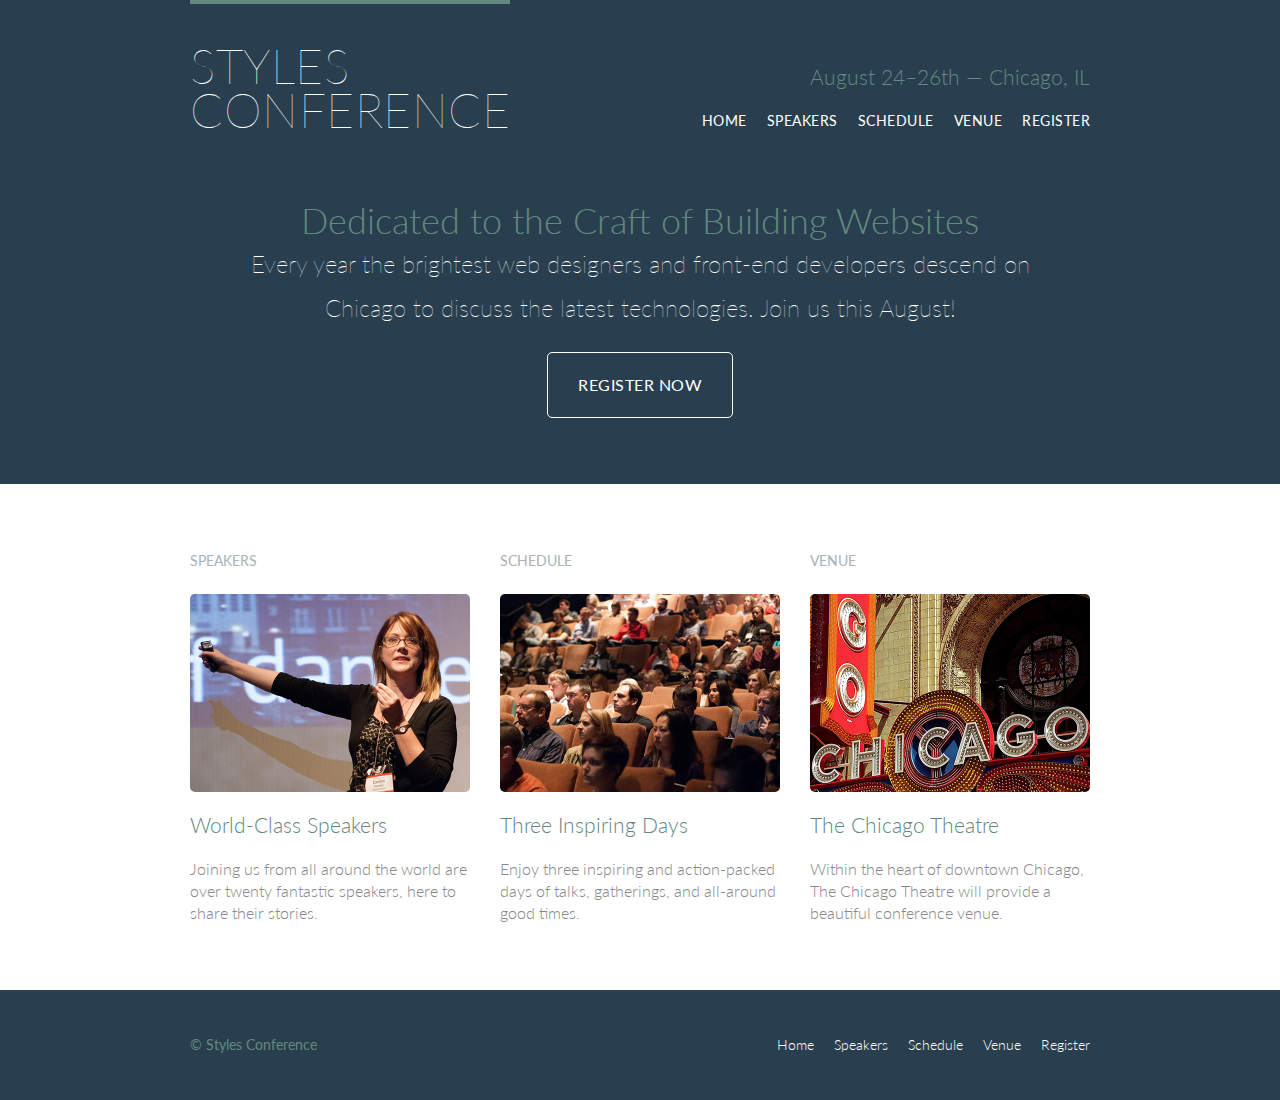
<file: adding_media/index.html>
<!DOCTYPE html>
<html lang="en">

  <head>
    <meta charset="utf-8">
    <title>Styles Conference</title>
    <link rel="stylesheet" href="css/style.css">
    <link rel="stylesheet" href="http://fonts.googleapis.com/css?family=Lato:100,300,400">
  </head>

  <body>

    <!-- Header -->

    <header class="primary-header container group">

      <h1 class="logo">
        <a href="index.html">Styles <br> Conference</a>
      </h1>

      <h3 class="tagline">August 24&ndash;26th &mdash; Chicago, IL</h3>

      <nav class="nav primary-nav">
        <ul>
          <li><a href="index.html">Home</a></li><!--
          --><li><a href="speakers.html">Speakers</a></li><!--
          --><li><a href="schedule.html">Schedule</a></li><!--
          --><li><a href="venue.html">Venue</a></li><!--
          --><li><a href="register.html">Register</a></li>
        </ul>
      </nav>

    </header>

    <!-- Hero -->

    <section class="hero container">

      <h2>Dedicated to the Craft of Building Websites</h2>

      <p>Every year the brightest web designers and front-end developers descend on Chicago to discuss the latest technologies. Join us this August!</p>

      <a class="btn btn-alt" href="register.html">Register Now</a>

    </section>

    <!-- Teasers -->

    <section class="row">
      <div class="grid">

        <!-- Speakers -->

        <section class="teaser col-1-3">
          <h5>Speakers</h5>
          <a href="speakers.html">
            <img src="img/home/speakers.jpg" alt="Professional Speaker">
            <h3>World-Class Speakers</h3>
          </a>
          <p>Joining us from all around the world are over twenty fantastic speakers, here to share their stories.</p>
        </section><!--

        Schedule

        --><section class="teaser col-1-3">
          <h5>Schedule</h5>
          <a href="schedule.html">
            <img src="img/home/schedule.jpg" alt="Conference Attendees">
            <h3>Three Inspiring Days</h3>
          </a>
          <p>Enjoy three inspiring and action-packed days of talks, gatherings, and all-around good times.</p>
        </section><!--

        Venue

        --><section class="teaser col-1-3">
          <h5>Venue</h5>
          <a href="venue.html">
            <img src="img/home/venue.jpg" alt="The Chicago Theatre">
            <h3>The Chicago Theatre</h3>
          </a>
          <p>Within the heart of downtown Chicago, The Chicago Theatre will provide a beautiful conference venue.</p>
        </section>

      </div>
    </section>

    <!-- Footer -->

    <footer class="primary-footer container group">

      <small>&copy; Styles Conference</small>

      <nav class="nav">
        <ul>
          <li><a href="index.html">Home</a></li><!--
          --><li><a href="speakers.html">Speakers</a></li><!--
          --><li><a href="schedule.html">Schedule</a></li><!--
          --><li><a href="venue.html">Venue</a></li><!--
          --><li><a href="register.html">Register</a></li>
        </ul>
      </nav>

    </footer>

  </body>
</html>
</file>
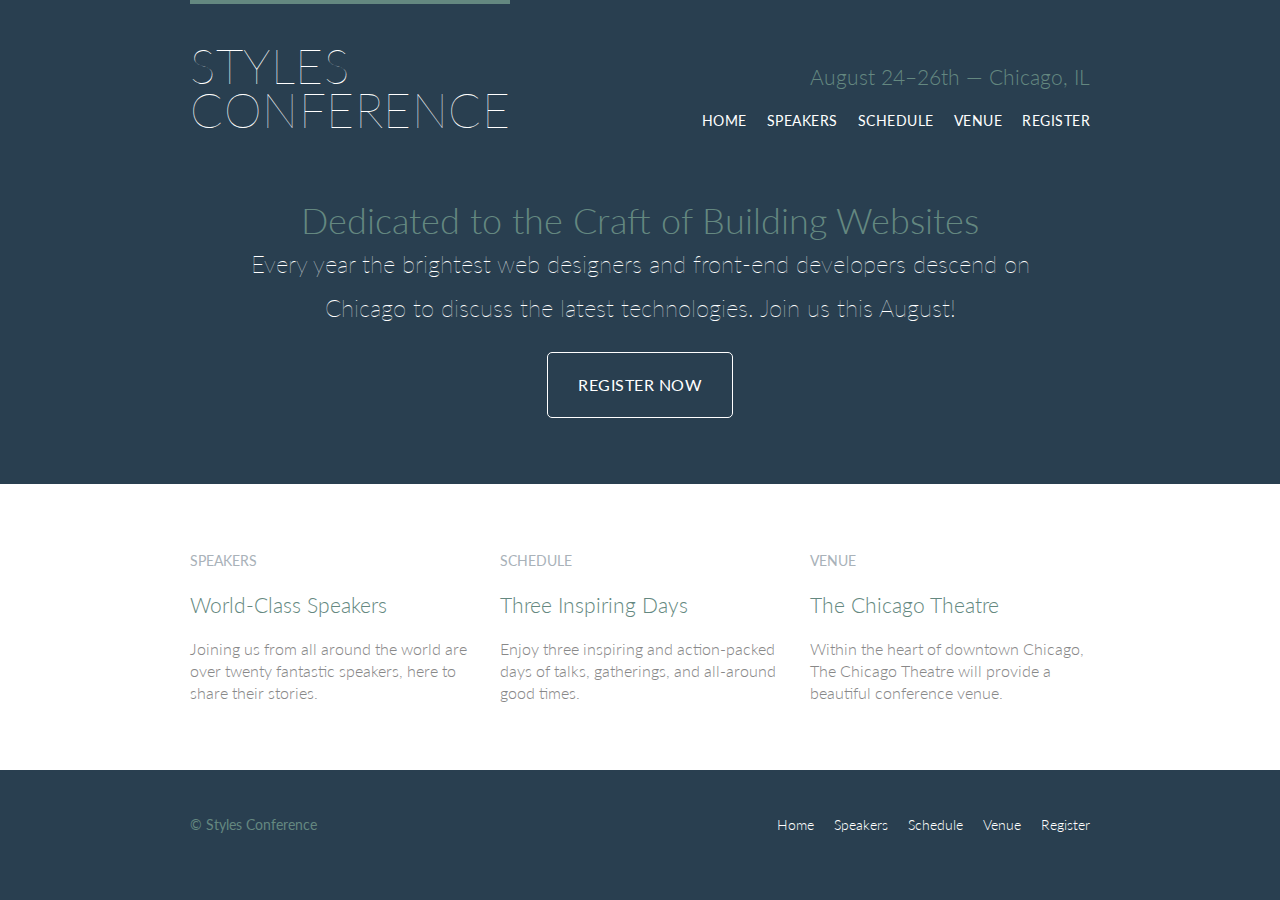
<file: creating_lists/index.html>
<!DOCTYPE html>
<html lang="en">

  <head>
    <meta charset="utf-8">
    <title>Styles Conference</title>
    <link rel="stylesheet" href="css/style.css">
    <link rel="stylesheet" href="http://fonts.googleapis.com/css?family=Lato:100,300,400">
  </head>

  <body>

    <!-- Header -->

    <header class="primary-header container group">

      <h1 class="logo">
        <a href="index.html">Styles <br> Conference</a>
      </h1>

      <h3 class="tagline">August 24&ndash;26th &mdash; Chicago, IL</h3>

      <nav class="nav primary-nav">
        <ul>
          <li><a href="index.html">Home</a></li><!--
          --><li><a href="speakers.html">Speakers</a></li><!--
          --><li><a href="schedule.html">Schedule</a></li><!--
          --><li><a href="venue.html">Venue</a></li><!--
          --><li><a href="register.html">Register</a></li>
        </ul>
      </nav>

    </header>

    <!-- Hero -->

    <section class="hero container">

      <h2>Dedicated to the Craft of Building Websites</h2>

      <p>Every year the brightest web designers and front-end developers descend on Chicago to discuss the latest technologies. Join us this August!</p>

      <a class="btn btn-alt" href="register.html">Register Now</a>

    </section>

    <!-- Teasers -->

    <section class="row">
      <div class="grid">

        <!-- Speakers -->

        <section class="teaser col-1-3">
          <a href="speakers.html">
            <h5>Speakers</h5>
            <h3>World-Class Speakers</h3>
          </a>
          <p>Joining us from all around the world are over twenty fantastic speakers, here to share their stories.</p>
        </section><!--

        Schedule

        --><section class="teaser col-1-3">
          <a href="schedule.html">
            <h5>Schedule</h5>
            <h3>Three Inspiring Days</h3>
          </a>
          <p>Enjoy three inspiring and action-packed days of talks, gatherings, and all-around good times.</p>
        </section><!--

        Venue

        --><section class="teaser col-1-3">
          <a href="venue.html">
            <h5>Venue</h5>
            <h3>The Chicago Theatre</h3>
          </a>
          <p>Within the heart of downtown Chicago, The Chicago Theatre will provide a beautiful conference venue.</p>
        </section>

      </div>
    </section>

    <!-- Footer -->

    <footer class="primary-footer container group">

      <small>&copy; Styles Conference</small>

      <nav class="nav">
        <ul>
          <li><a href="index.html">Home</a></li><!--
          --><li><a href="speakers.html">Speakers</a></li><!--
          --><li><a href="schedule.html">Schedule</a></li><!--
          --><li><a href="venue.html">Venue</a></li><!--
          --><li><a href="register.html">Register</a></li>
        </ul>
      </nav>

    </footer>

  </body>
</html>
</file>
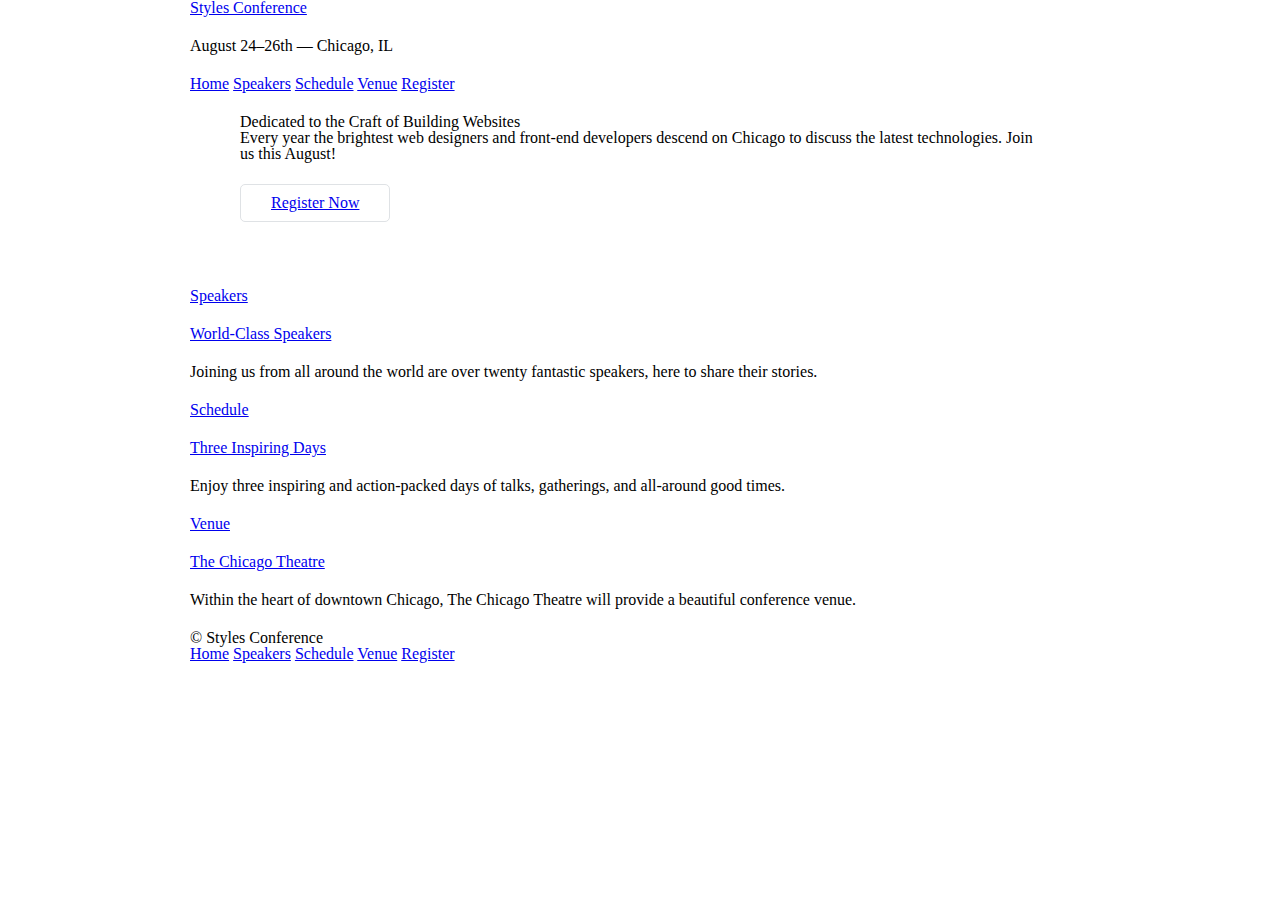
<file: opening_the_box_model/index.html>
<!DOCTYPE html>
<html lang="en">

  <head>
    <meta charset="utf-8">
    <title>Styles Conference</title>
    <link rel="stylesheet" href="css/style.css">
  </head>

  <body>

    <!-- Header -->

    <header class="container">

      <h1>
        <a href="index.html">Styles Conference</a>
      </h1>

      <h3>August 24&ndash;26th &mdash; Chicago, IL</h3>

      <nav>
        <a href="index.html">Home</a>
        <a href="speakers.html">Speakers</a>
        <a href="schedule.html">Schedule</a>
        <a href="venue.html">Venue</a>
        <a href="register.html">Register</a>
      </nav>

    </header>

    <!-- Hero -->

    <section class="hero container">

      <h2>Dedicated to the Craft of Building Websites</h2>

      <p>Every year the brightest web designers and front-end developers descend on Chicago to discuss the latest technologies. Join us this August!</p>

      <a class="btn btn-alt" href="register.html">Register Now</a>

    </section>

    <!-- Teasers -->

    <section class="container">

      <section>
        <a href="speakers.html">
          <h5>Speakers</h5>
          <h3>World-Class Speakers</h3>
        </a>
        <p>Joining us from all around the world are over twenty fantastic speakers, here to share their stories.</p>
      </section>

      <section>
        <a href="schedule.html">
          <h5>Schedule</h5>
          <h3>Three Inspiring Days</h3>
        </a>
        <p>Enjoy three inspiring and action-packed days of talks, gatherings, and all-around good times.</p>
      </section>

      <section>
        <a href="venue.html">
          <h5>Venue</h5>
          <h3>The Chicago Theatre</h3>
        </a>
        <p>Within the heart of downtown Chicago, The Chicago Theatre will provide a beautiful conference venue.</p>
      </section>

    </section>

    <!-- Footer -->

    <footer class="container">

      <small>&copy; Styles Conference</small>

      <nav>
        <a href="index.html">Home</a>
        <a href="speakers.html">Speakers</a>
        <a href="schedule.html">Schedule</a>
        <a href="venue.html">Venue</a>
        <a href="register.html">Register</a>
      </nav>

    </footer>

  </body>
</html>
</file>
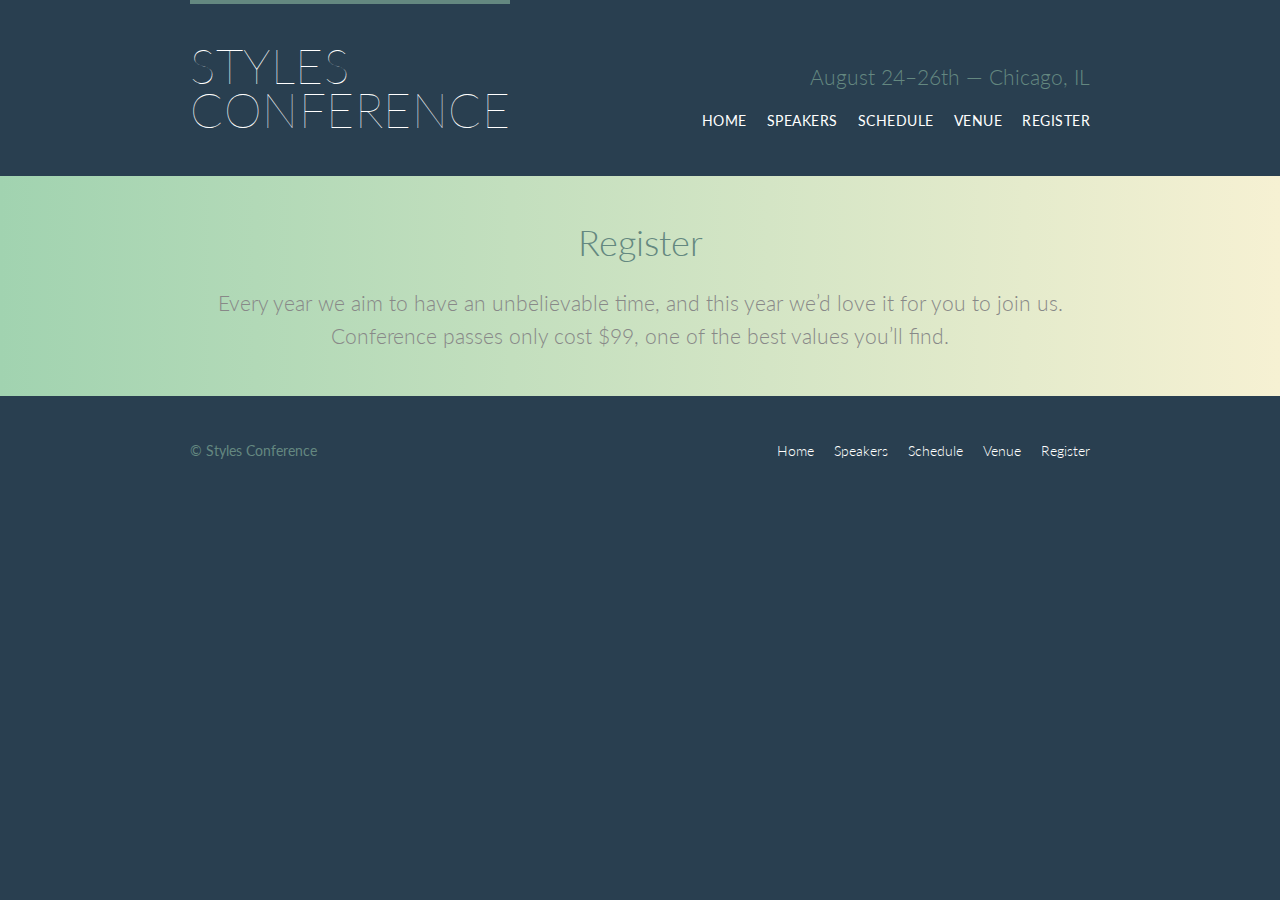
<file: adding_media/register.html>
<!DOCTYPE html>
<html lang="en">

  <head>
    <meta charset="utf-8">
    <title>Register - Styles Conference</title>
    <link rel="stylesheet" href="css/style.css">
    <link rel="stylesheet" href="http://fonts.googleapis.com/css?family=Lato:100,300,400">
  </head>

  <body>

    <!-- Header -->

    <header class="primary-header container group">

      <h1 class="logo">
        <a href="index.html">Styles <br> Conference</a>
      </h1>

      <h3 class="tagline">August 24&ndash;26th &mdash; Chicago, IL</h3>

      <nav class="nav primary-nav">
        <ul>
          <li><a href="index.html">Home</a></li><!--
          --><li><a href="speakers.html">Speakers</a></li><!--
          --><li><a href="schedule.html">Schedule</a></li><!--
          --><li><a href="venue.html">Venue</a></li><!--
          --><li><a href="register.html">Register</a></li>
        </ul>
      </nav>

    </header>

    <!-- Lead -->

    <section class="row-alt">
      <div class="lead container">

        <h1>Register</h1>

        <p>Every year we aim to have an unbelievable time, and this year we&#8217;d love it for you to join us. Conference passes only cost $99, one of the best values you&#8217;ll find.</p>

      </div>
    </section>

    <!-- Footer -->

    <footer class="primary-footer container group">

      <small>&copy; Styles Conference</small>

      <nav class="nav">
        <ul>
          <li><a href="index.html">Home</a></li><!--
          --><li><a href="speakers.html">Speakers</a></li><!--
          --><li><a href="schedule.html">Schedule</a></li><!--
          --><li><a href="venue.html">Venue</a></li><!--
          --><li><a href="register.html">Register</a></li>
        </ul>
      </nav>

    </footer>

  </body>
</html>
</file>
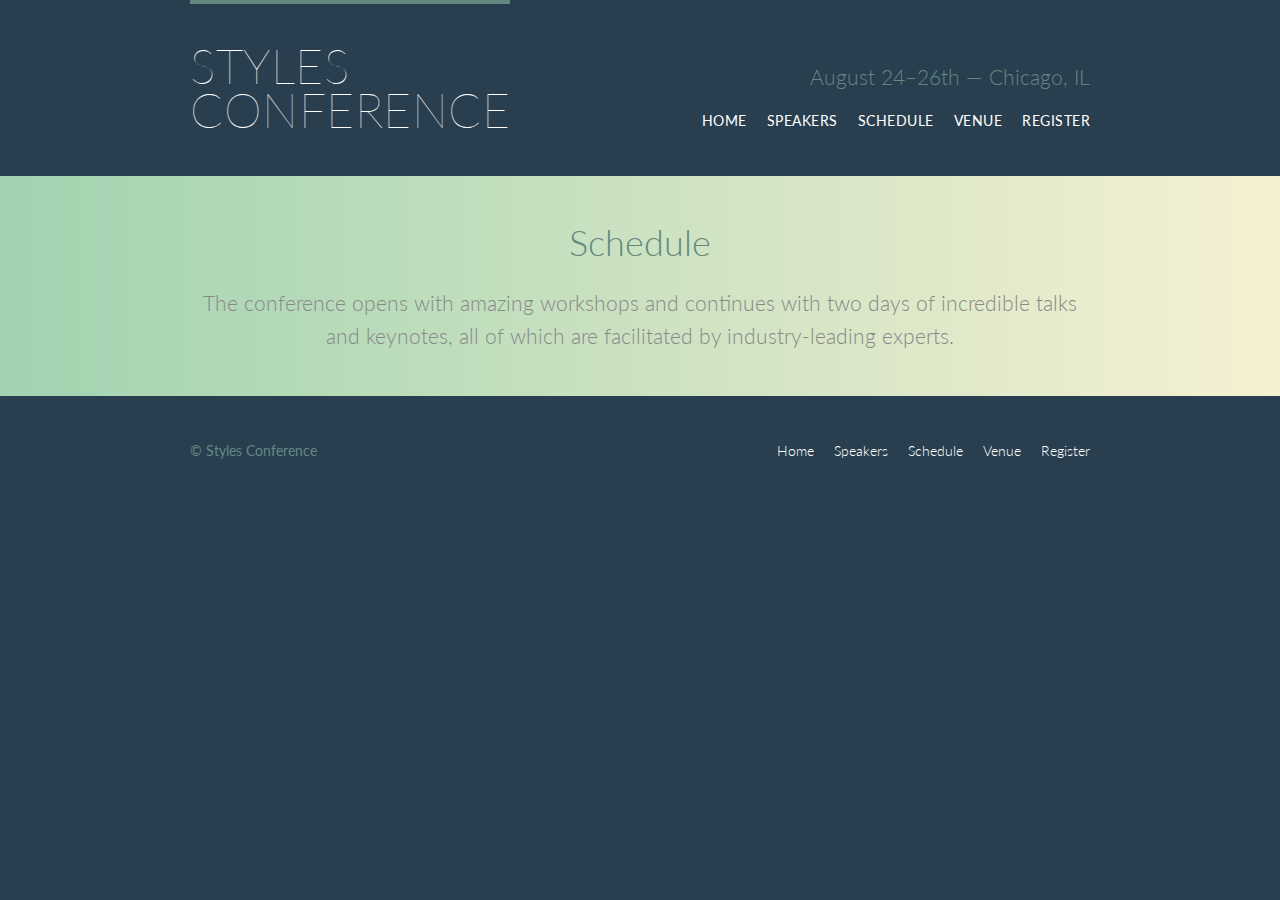
<file: adding_media/schedule.html>
<!DOCTYPE html>
<html lang="en">

  <head>
    <meta charset="utf-8">
    <title>Schedule - Styles Conference</title>
    <link rel="stylesheet" href="css/style.css">
    <link rel="stylesheet" href="http://fonts.googleapis.com/css?family=Lato:100,300,400">
  </head>

  <body>

    <!-- Header -->

    <header class="primary-header container group">

      <h1 class="logo">
        <a href="index.html">Styles <br> Conference</a>
      </h1>

      <h3 class="tagline">August 24&ndash;26th &mdash; Chicago, IL</h3>

      <nav class="nav primary-nav">
        <ul>
          <li><a href="index.html">Home</a></li><!--
          --><li><a href="speakers.html">Speakers</a></li><!--
          --><li><a href="schedule.html">Schedule</a></li><!--
          --><li><a href="venue.html">Venue</a></li><!--
          --><li><a href="register.html">Register</a></li>
        </ul>
      </nav>

    </header>

    <!-- Lead -->

    <section class="row-alt">
      <div class="lead container">

        <h1>Schedule</h1>

        <p>The conference opens with amazing workshops and continues with two days of incredible talks and keynotes, all of which are facilitated by industry-leading experts.</p>

      </div>
    </section>

    <!-- Footer -->

    <footer class="primary-footer container group">

      <small>&copy; Styles Conference</small>

      <nav class="nav">
        <ul>
          <li><a href="index.html">Home</a></li><!--
          --><li><a href="speakers.html">Speakers</a></li><!--
          --><li><a href="schedule.html">Schedule</a></li><!--
          --><li><a href="venue.html">Venue</a></li><!--
          --><li><a href="register.html">Register</a></li>
        </ul>
      </nav>

    </footer>

  </body>
</html>
</file>
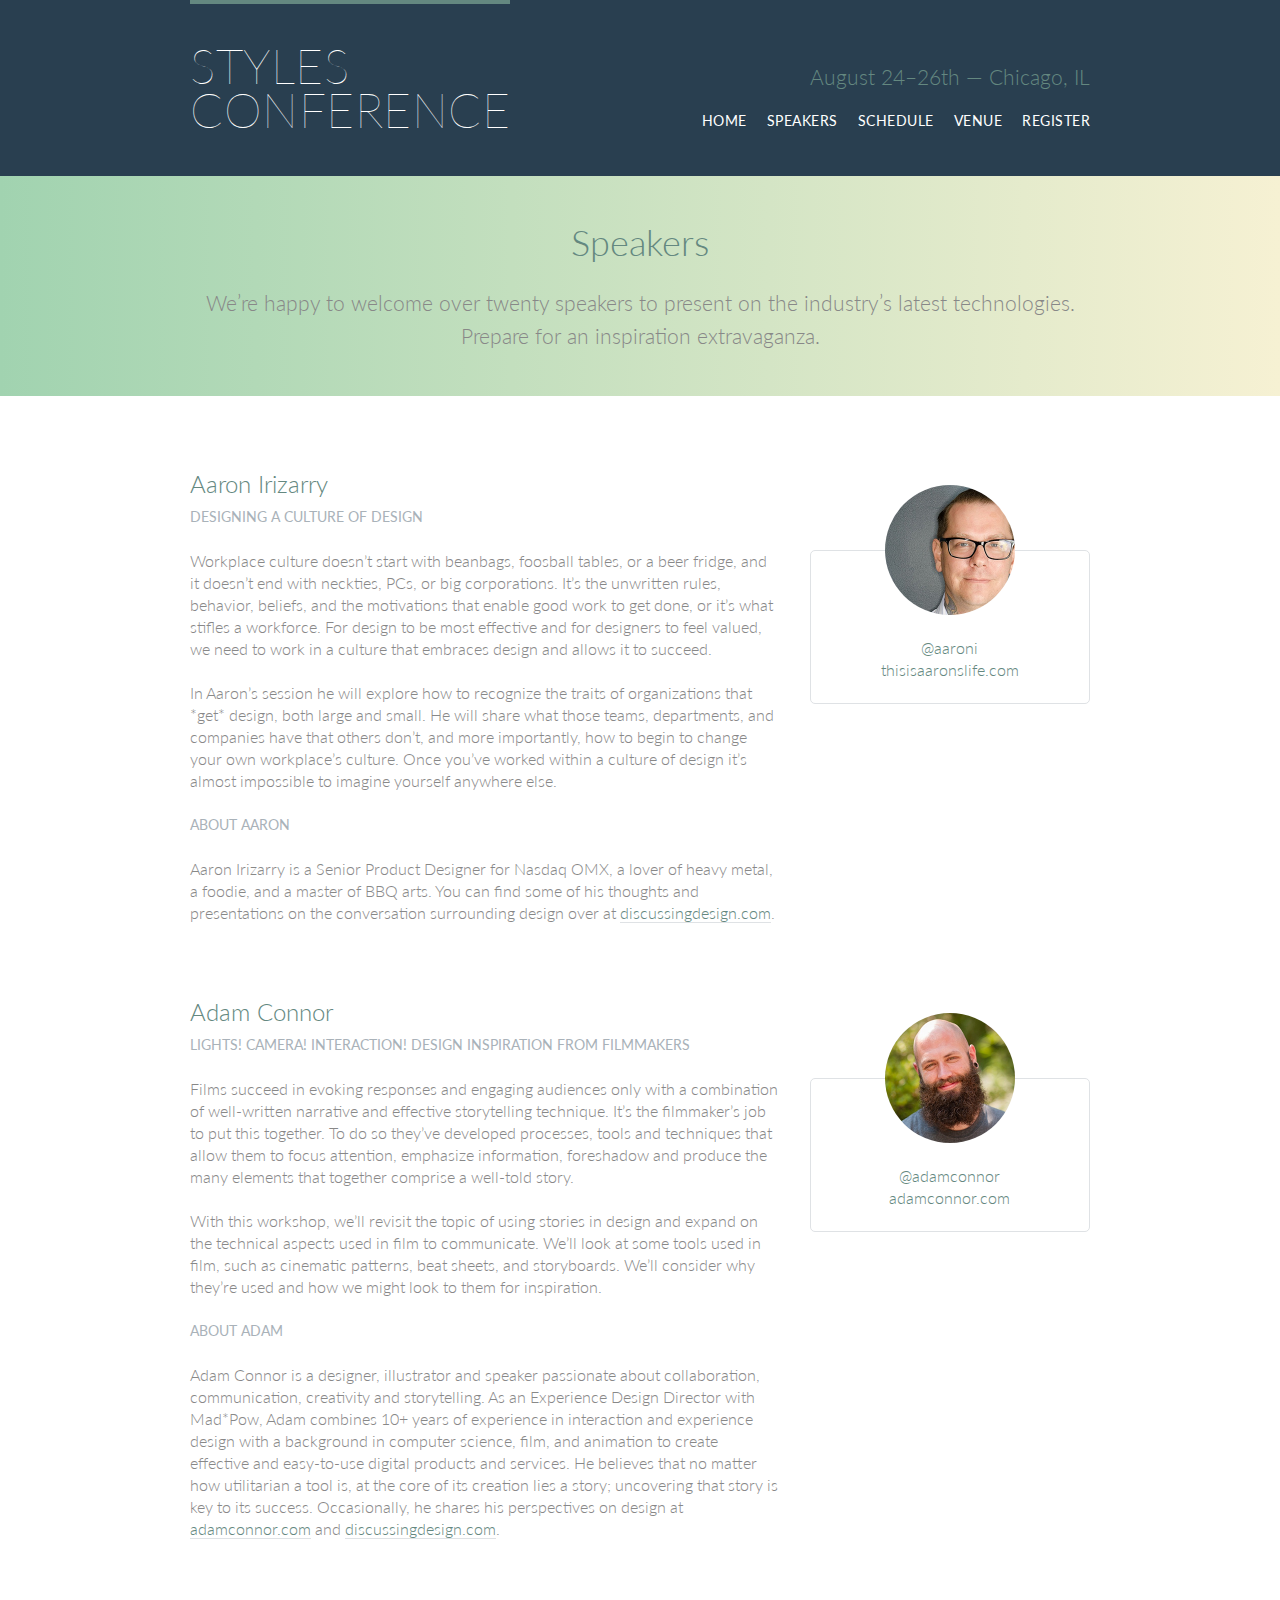
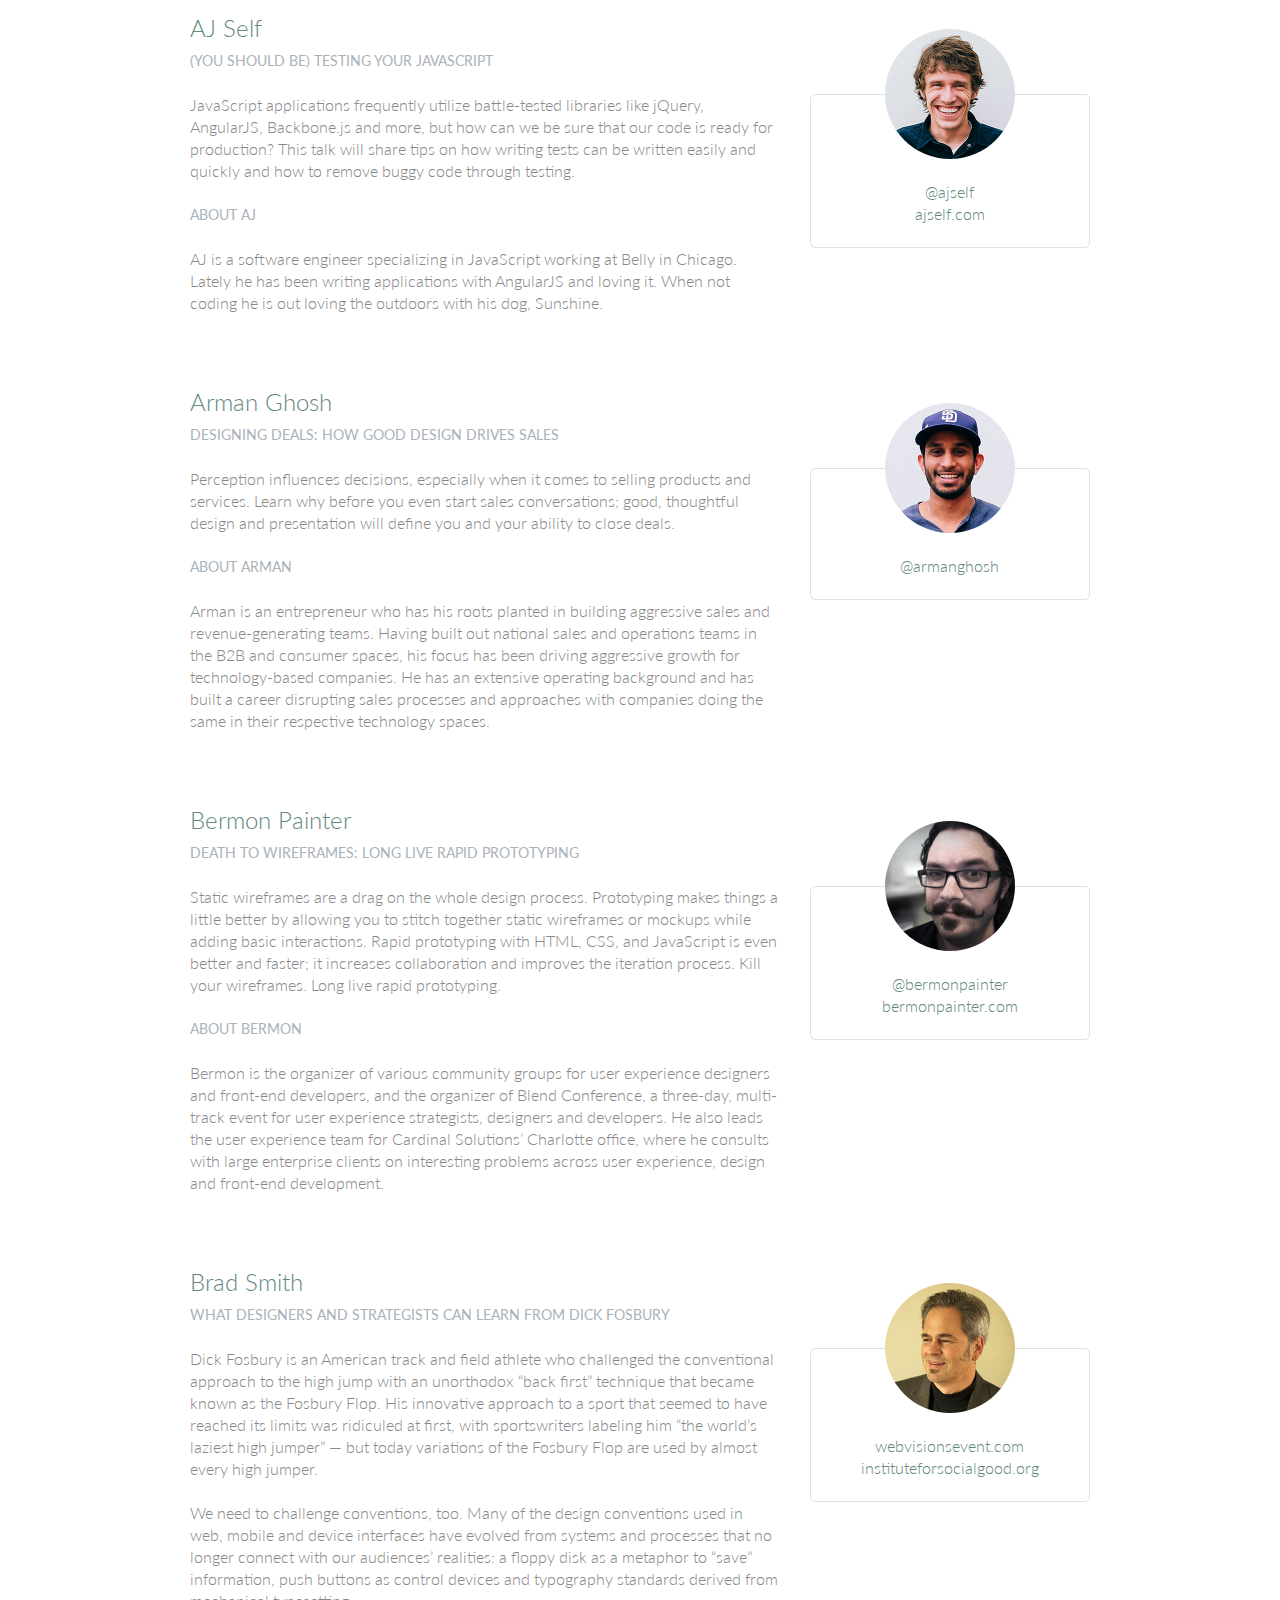
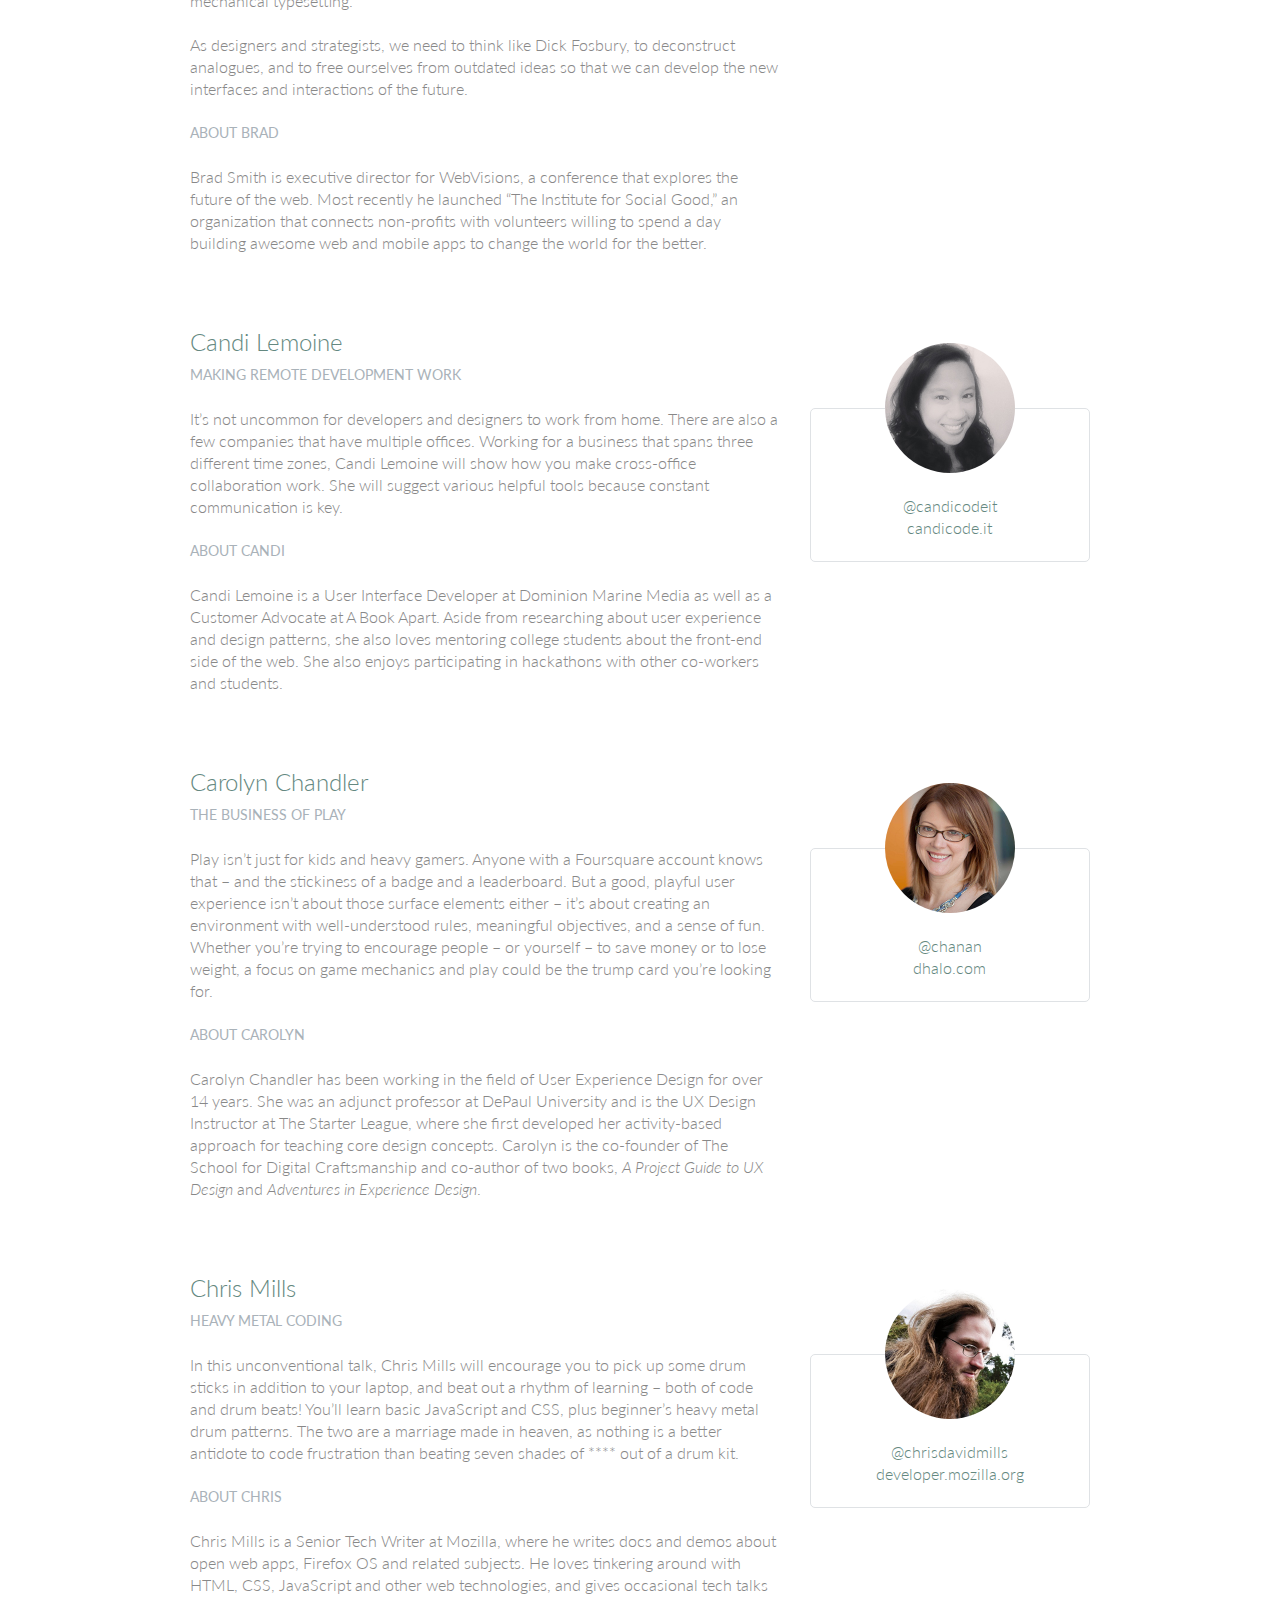
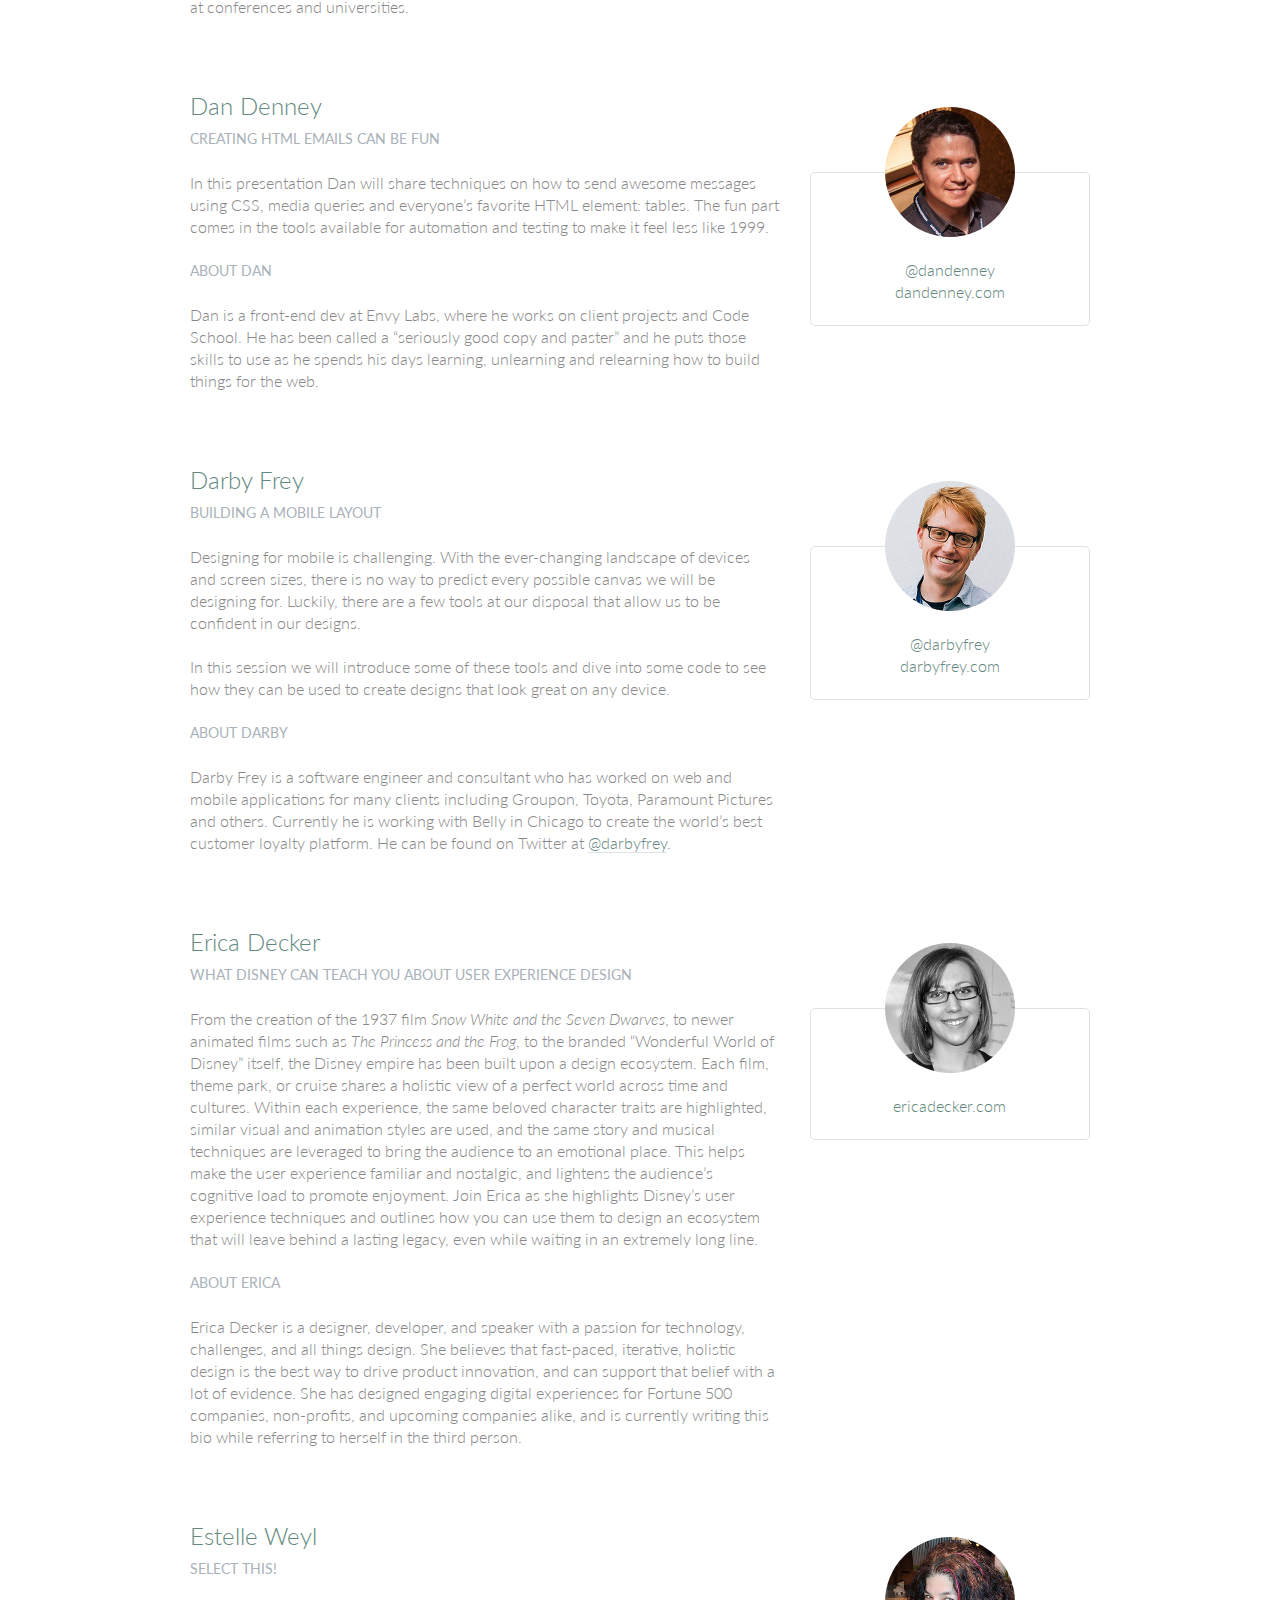
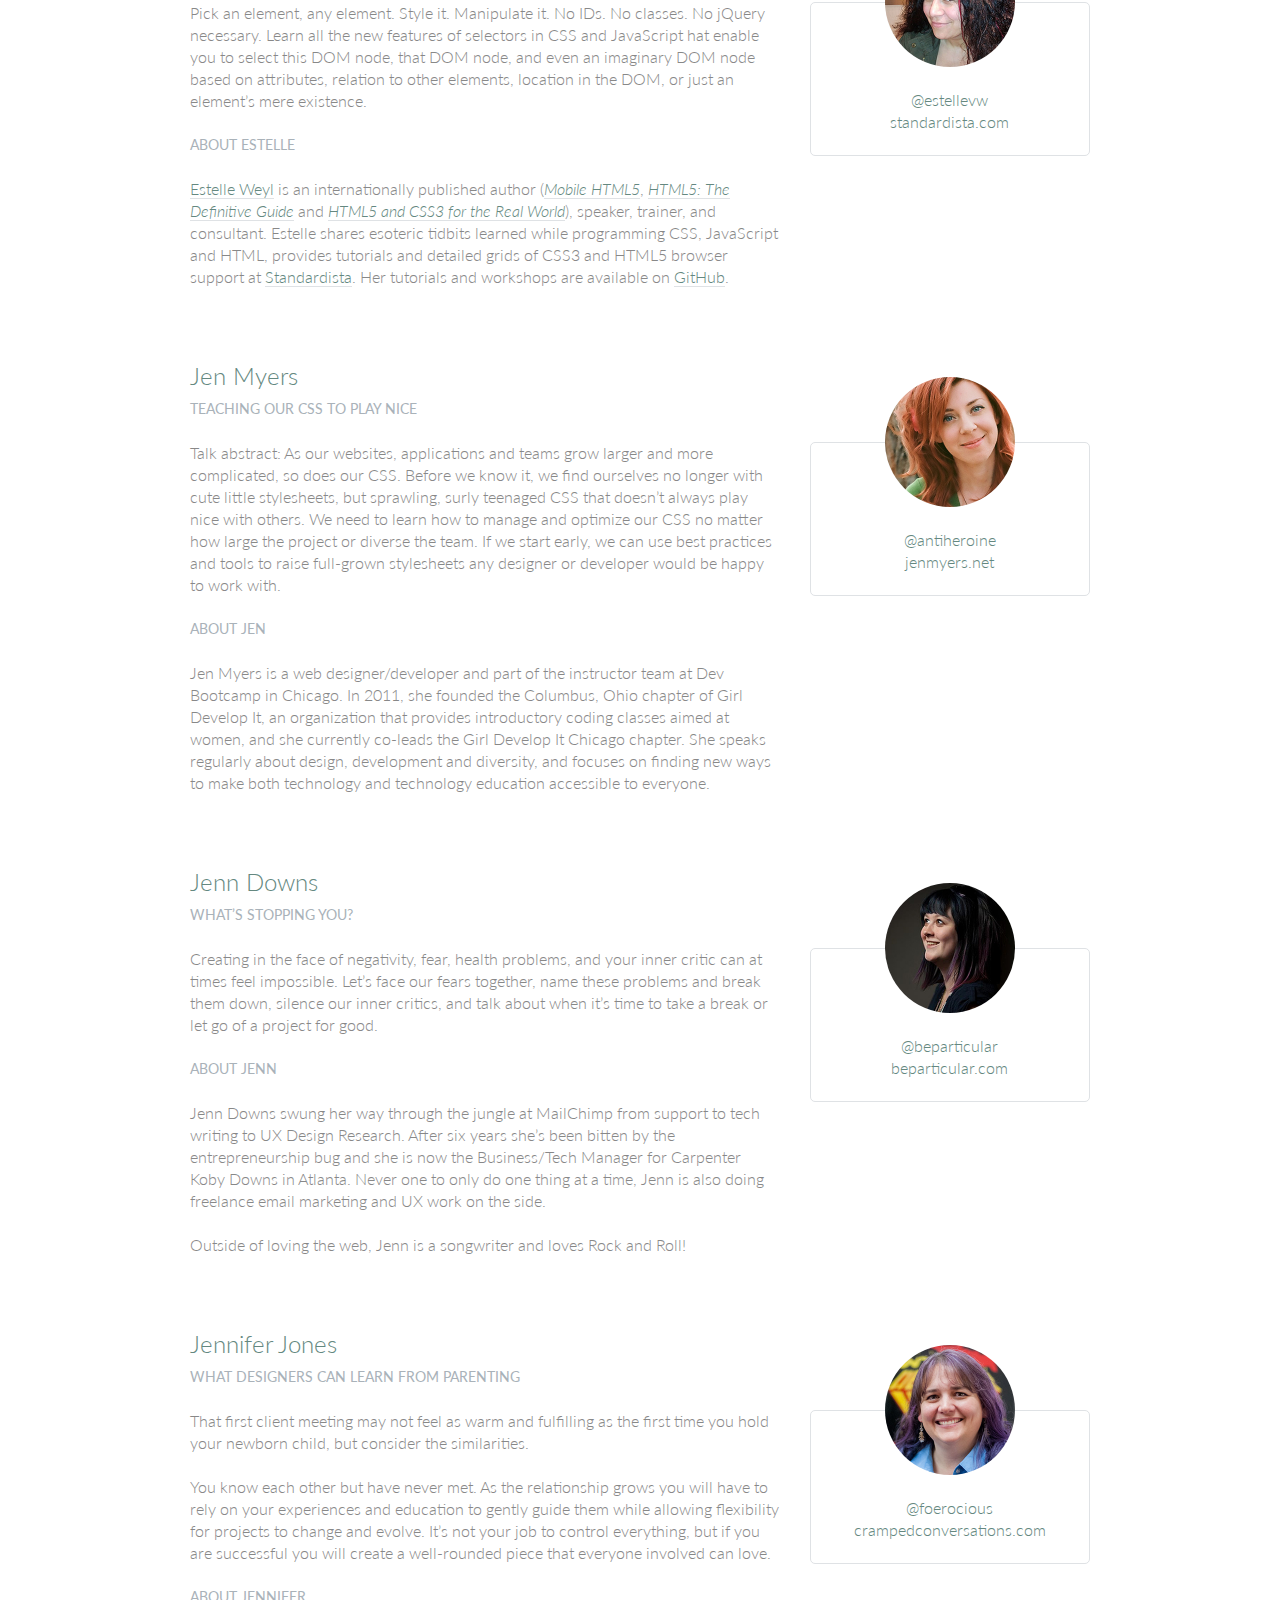
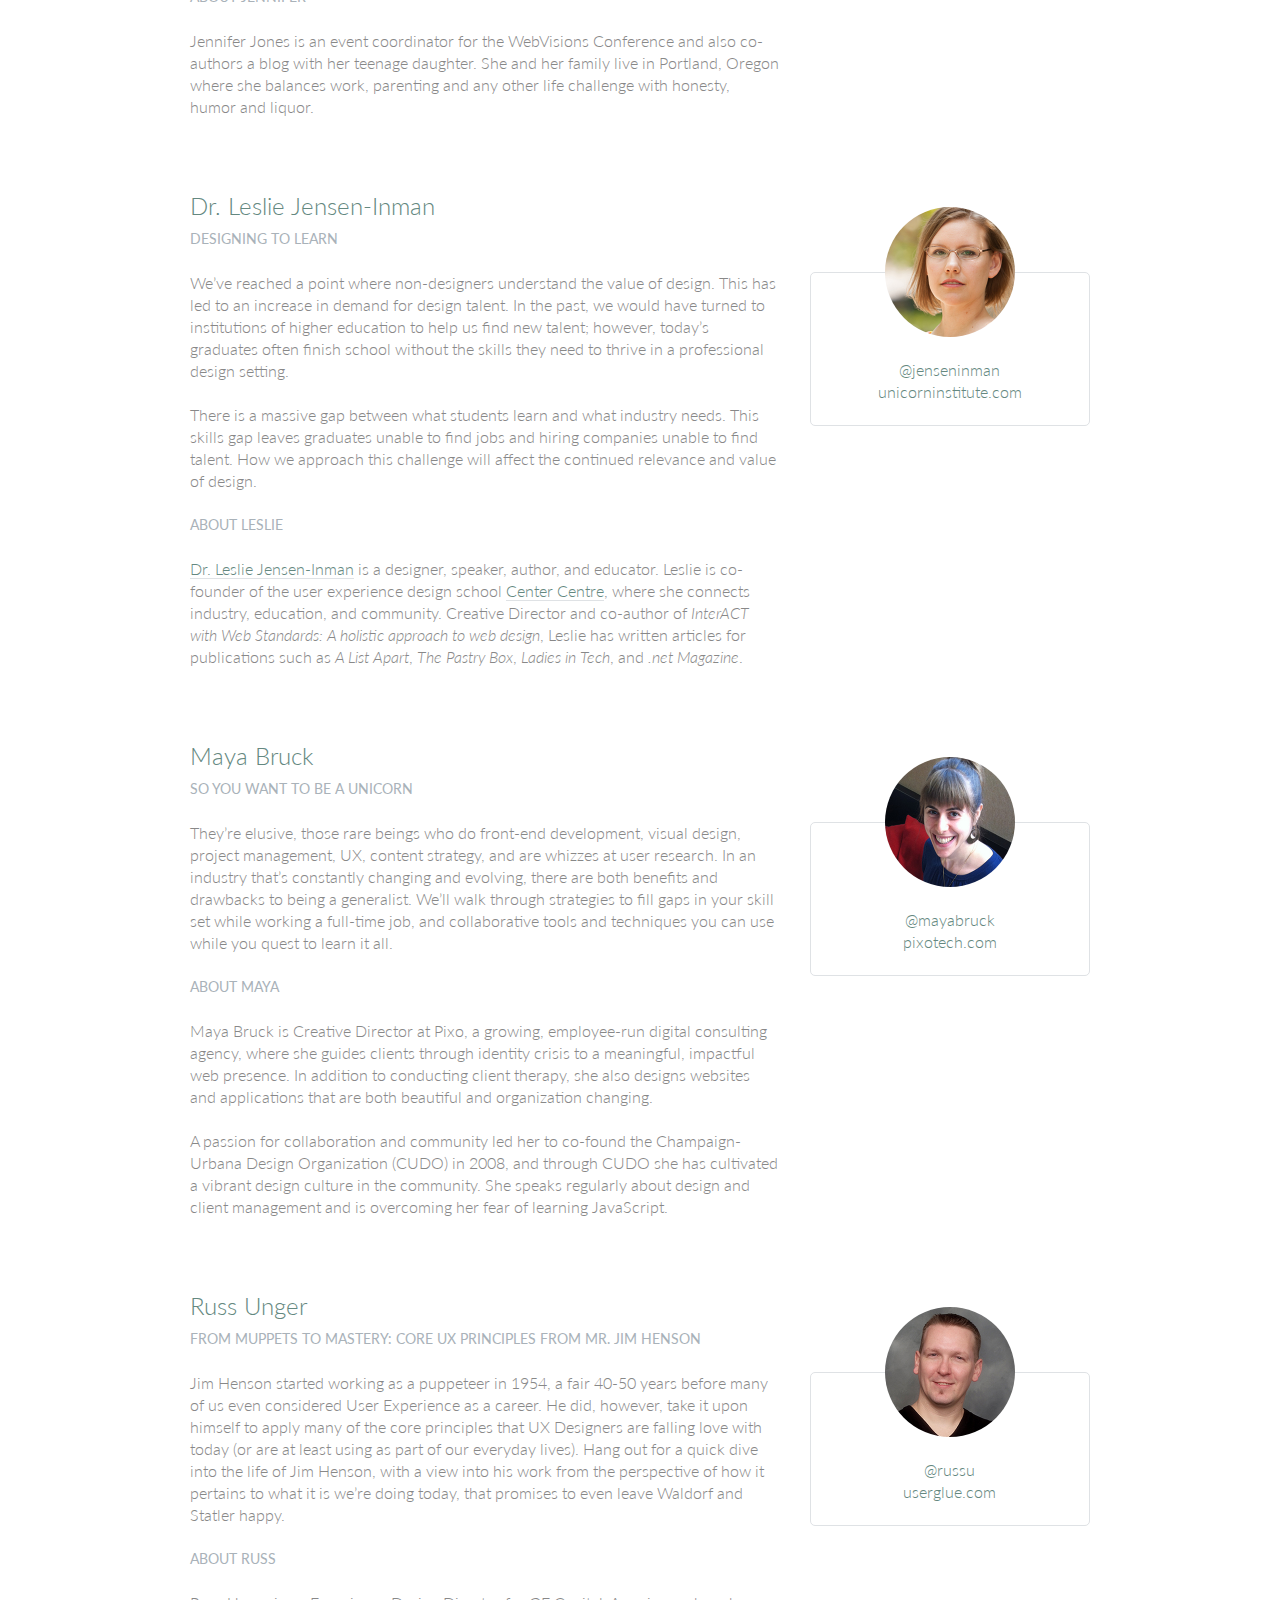
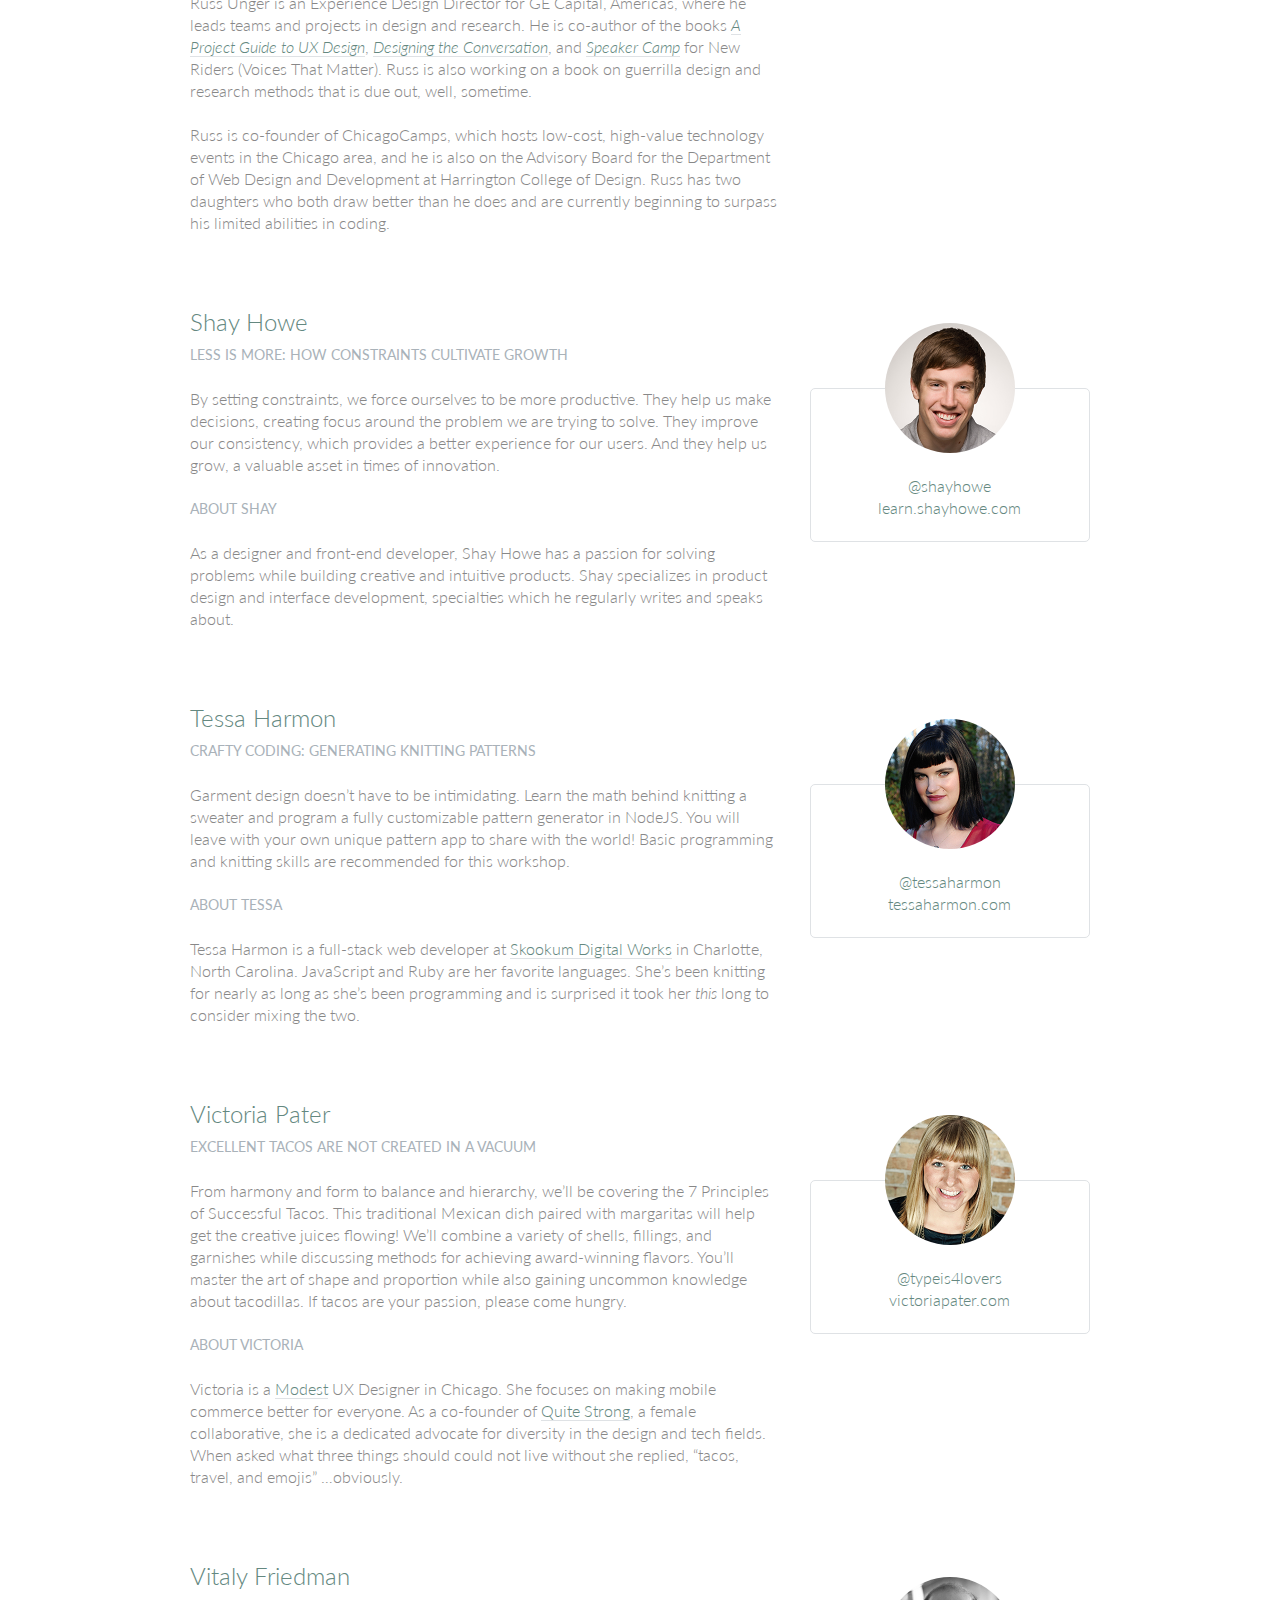
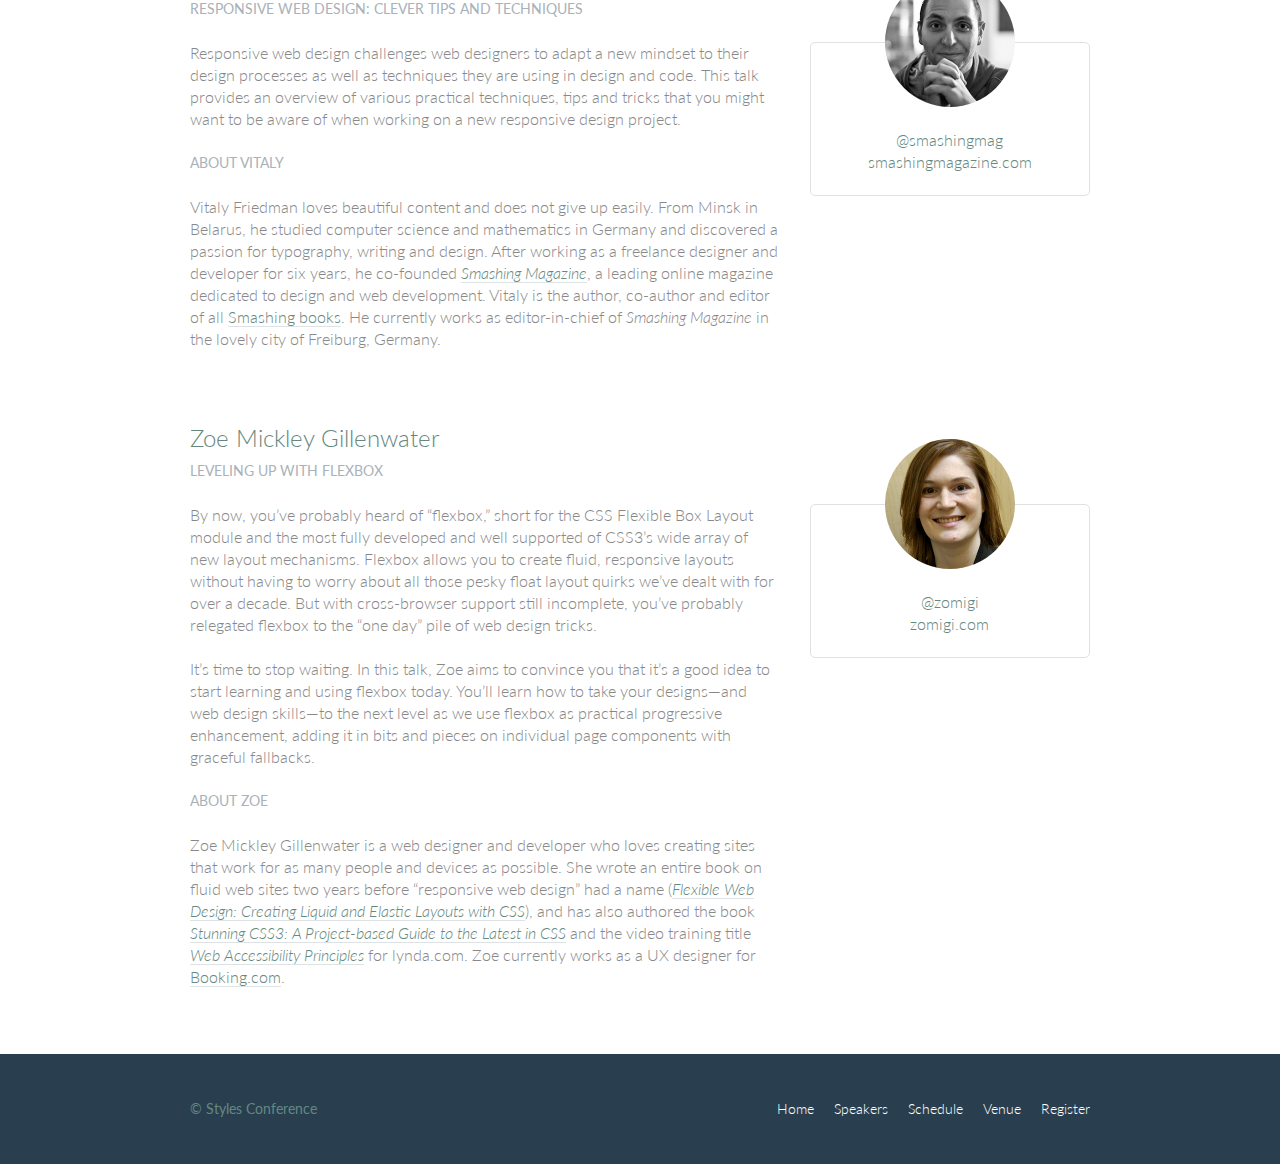
<file: adding_media/speakers.html>
<!DOCTYPE html>
<html lang="en">

  <head>
    <meta charset="utf-8">
    <title>Speakers - Styles Conference</title>
    <link rel="stylesheet" href="css/style.css">
    <link rel="stylesheet" href="http://fonts.googleapis.com/css?family=Lato:100,300,400">
  </head>

  <body>

    <!-- Header -->

    <header class="primary-header container group">

      <h1 class="logo">
        <a href="index.html">Styles <br> Conference</a>
      </h1>

      <h3 class="tagline">August 24&ndash;26th &mdash; Chicago, IL</h3>

      <nav class="nav primary-nav">
        <ul>
          <li><a href="index.html">Home</a></li><!--
          --><li><a href="speakers.html">Speakers</a></li><!--
          --><li><a href="schedule.html">Schedule</a></li><!--
          --><li><a href="venue.html">Venue</a></li><!--
          --><li><a href="register.html">Register</a></li>
        </ul>
      </nav>

    </header>

    <!-- Lead -->

    <section class="row-alt">
      <div class="lead container">

        <h1>Speakers</h1>

        <p>We&#8217;re happy to welcome over twenty speakers to present on the industry&#8217;s latest technologies. Prepare for an inspiration extravaganza.</p>

      </div>
    </section>

    <!-- Main content -->

    <section class="row">
      <div class="grid">

        <!-- Aaron Irizarry -->

        <section class="speaker" id="aaron-irizarry">

          <div class="col-2-3">

            <h2>Aaron Irizarry</h2>
            <h5>Designing a Culture of Design</h5>

            <p>Workplace culture doesn&#8217;t start with beanbags, foosball tables, or a beer fridge, and it doesn&#8217;t end with neckties, PCs, or big corporations. It&#8217;s the unwritten rules, behavior, beliefs, and the motivations that enable good work to get done, or it&#8217;s what stifles a workforce. For design to be most effective and for designers to feel valued, we need to work in a culture that embraces design and allows it to succeed.</p>

            <p>In Aaron&#8217;s session he will explore how to recognize the traits of organizations that *get* design, both large and small. He will share what those teams, departments, and companies have that others don&#8217;t, and more importantly, how to begin to change your own workplace&#8217;s culture. Once you&#8217;ve worked within a culture of design it&#8217;s almost impossible to imagine yourself anywhere else.</p>

            <h5>About Aaron</h5>

            <p>Aaron Irizarry is a Senior Product Designer for Nasdaq OMX, a lover of heavy metal, a foodie, and a master of BBQ arts. You can find some of his thoughts and presentations on the conversation surrounding design over at <a href="http://www.discussingdesign.com/">discussingdesign.com</a>.</p>

          </div><!--

          --><aside class="col-1-3">
            <div class="speaker-info">

              <img src="img/speakers/aaron-irizarry.jpg" alt="Aaron Irizarry">

              <ul>
                <li><a href="https://twitter.com/aaroni">@aaroni</a></li>
                <li><a href="http://www.thisisaaronslife.com/">thisisaaronslife.com</a></li>
              </ul>

            </div>
          </aside>

        </section>

        <!-- Adam Connor -->

        <section class="speaker" id="adam-connor">

          <div class="col-2-3">

            <h2>Adam Connor</h2>
            <h5>Lights! Camera! Interaction! Design Inspiration from Filmmakers</h5>

            <p>Films succeed in evoking responses and engaging audiences only with a combination of well-written narrative and effective storytelling technique. It&#8217;s the filmmaker&#8217;s job to put this together. To do so they&#8217;ve developed processes, tools and techniques that allow them to focus attention, emphasize information, foreshadow and produce the many elements that together comprise a well-told story.</p>

            <p>With this workshop, we&#8217;ll revisit the topic of using stories in design and expand on the technical aspects used in film to communicate. We&#8217;ll look at some tools used in film, such as cinematic patterns, beat sheets, and storyboards. We&#8217;ll consider why they&#8217;re used and how we might look to them for inspiration.</p>

            <h5>About Adam</h5>

            <p>Adam Connor is a designer, illustrator and speaker passionate about collaboration, communication, creativity and storytelling. As an Experience Design Director with Mad*Pow, Adam combines 10+ years of experience in interaction and experience design with a background in computer science, film, and animation to create effective and easy-to-use digital products and services. He believes that no matter how utilitarian a tool is, at the core of its creation lies a story; uncovering that story is key to its success. Occasionally, he shares his perspectives on design at <a href="http://adamconnor.com/">adamconnor.com</a> and <a href="http://www.discussingdesign.com/">discussingdesign.com</a>.</p>

          </div><!--

          --><aside class="col-1-3">
            <div class="speaker-info">

              <img src="img/speakers/adam-connor.jpg" alt="Adam Connor">

              <ul>
                <li><a href="https://twitter.com/adamconnor">@adamconnor</a></li>
                <li><a href="http://adamconnor.com/">adamconnor.com</a></li>
              </ul>

            </div>
          </aside>

        </section>

        <!-- AJ Self -->

        <section class="speaker" id="aj-self">

          <div class="col-2-3">

            <h2>AJ Self</h2>
            <h5>(You Should Be) Testing Your JavaScript</h5>

            <p>JavaScript applications frequently utilize battle-tested libraries like jQuery, AngularJS, Backbone.js and more, but how can we be sure that our code is ready for production? This talk will share tips on how writing tests can be written easily and quickly and how to remove buggy code through testing.</p>

            <h5>About AJ</h5>

            <p>AJ is a software engineer specializing in JavaScript working at Belly in Chicago. Lately he has been writing applications with AngularJS and loving it. When not coding he is out loving the outdoors with his dog, Sunshine.</p>

          </div><!--

          --><aside class="col-1-3">
            <div class="speaker-info">

              <img src="img/speakers/aj-self.jpg" alt="AJ Self">

              <ul>
                <li><a href="https://twitter.com/ajself">@ajself</a></li>
                <li><a href="http://www.ajself.com/">ajself.com</a></li>
              </ul>

            </div>
          </aside>

        </section>

        <!-- Arman Ghosh -->

        <section class="speaker" id="arman-ghosh">

          <div class="col-2-3">

            <h2>Arman Ghosh</h2>
            <h5>Designing Deals: How Good Design Drives Sales</h5>

            <p>Perception influences decisions, especially when it comes to selling products and services. Learn why before you even start sales conversations; good, thoughtful design and presentation will define you and your ability to close deals.</p>

            <h5>About Arman</h5>

            <p>Arman is an entrepreneur who has his roots planted in building aggressive sales and revenue-generating teams. Having built out national sales and operations teams in the B2B and consumer spaces, his focus has been driving aggressive growth for technology-based companies. He has an extensive operating background and has built a career disrupting sales processes and approaches with companies doing the same in their respective technology spaces.</p>

          </div><!--

          --><aside class="col-1-3">
            <div class="speaker-info">

              <img src="img/speakers/arman-ghosh.jpg" alt="Arman Ghosh">

              <ul>
                <li><a href="https://twitter.com/armanghosh">@armanghosh</a></li>
              </ul>

            </div>
          </aside>

        </section>

        <!-- Bermon Painter -->

        <section class="speaker" id="bermon-painter">

          <div class="col-2-3">

            <h2>Bermon Painter</h2>
            <h5>Death to Wireframes: Long Live Rapid Prototyping</h5>

            <p>Static wireframes are a drag on the whole design process. Prototyping makes things a little better by allowing you to stitch together static wireframes or mockups while adding basic interactions. Rapid prototyping with HTML, CSS, and JavaScript is even better and faster; it increases collaboration and improves the iteration process. Kill your wireframes. Long live rapid prototyping.</p>

            <h5>About Bermon</h5>

            <p>Bermon is the organizer of various community groups for user experience designers and front-end developers, and the organizer of Blend Conference, a three-day, multi-track event for user experience strategists, designers and developers. He also leads the user experience team for Cardinal Solutions&#8217; Charlotte office, where he consults with large enterprise clients on interesting problems across user experience, design and front-end development.</p>

          </div><!--

          --><aside class="col-1-3">
            <div class="speaker-info">

              <img src="img/speakers/bermon-painter.jpg" alt="Bermon Painter">

              <ul>
                <li><a href="https://twitter.com/bermonpainter">@bermonpainter</a></li>
                <li><a href="http://bermonpainter.com/">bermonpainter.com</a></li>
              </ul>

            </div>
          </aside>

        </section>

        <!-- Brad Smith -->

        <section class="speaker" id="brad-smith">

          <div class="col-2-3">

            <h2>Brad Smith</h2>
            <h5>What Designers and Strategists Can Learn from Dick Fosbury</h5>

            <p>Dick Fosbury is an American track and field athlete who challenged the conventional approach to the high jump with an unorthodox &#8220;back first&#8221; technique that became known as the Fosbury Flop. His innovative approach to a sport that seemed to have reached its limits was ridiculed at first, with sportswriters labeling him &#8220;the world&#8217;s laziest high jumper&#8221; &#8212; but today variations of the Fosbury Flop are used by almost every high jumper.</p>

            <p>We need to challenge conventions, too. Many of the design conventions used in web, mobile and device interfaces have evolved from systems and processes that no longer connect with our audiences&#8217; realities: a floppy disk as a metaphor to &#8220;save&#8221; information, push buttons as control devices and typography standards derived from mechanical typesetting.</p>

            <p>As designers and strategists, we need to think like Dick Fosbury, to deconstruct analogues, and to free ourselves from outdated ideas so that we can develop the new interfaces and interactions of the future.</p>

            <h5>About Brad</h5>

            <p>Brad Smith is executive director for WebVisions, a conference that explores the future of the web. Most recently he launched &#8220;The Institute for Social Good,&#8221; an organization that connects non-profits with volunteers willing to spend a day building awesome web and mobile apps to change the world for the better.</p>

          </div><!--

          --><aside class="col-1-3">
            <div class="speaker-info">

              <img src="img/speakers/brad-smith.jpg" alt="Brad Smith">

              <ul>
                <li><a href="http://www.webvisionsevent.com/">webvisionsevent.com</a></li>
                <li><a href="http://www.instituteforsocialgood.org/">instituteforsocialgood.org</a></li>
              </ul>

            </div>
          </aside>

        </section>

        <!-- Candi Lemoine -->

        <section class="speaker" id="candi-lemoine">

          <div class="col-2-3">

            <h2>Candi Lemoine</h2>
            <h5>Making Remote Development Work</h5>

            <p>It&#8217;s not uncommon for developers and designers to work from home. There are also a few companies that have multiple offices. Working for a business that spans three different time zones, Candi Lemoine will show how you make cross-office collaboration work. She will suggest various helpful tools because constant communication is key.</p>

            <h5>About Candi</h5>

            <p>Candi Lemoine is a User Interface Developer at Dominion Marine Media as well as a Customer Advocate at A Book Apart. Aside from researching about user experience and design patterns, she also loves mentoring college students about the front-end side of the web. She also enjoys participating in hackathons with other co-workers and students.</p>

          </div><!--

          --><aside class="col-1-3">
            <div class="speaker-info">

              <img src="img/speakers/candi-lemoine.jpg" alt="Candi Lemoine">

              <ul>
                <li><a href="https://twitter.com/candicodeit">@candicodeit</a></li>
                <li><a href="http://candicode.it/">candicode.it</a></li>
              </ul>

            </div>
          </aside>

        </section>

        <!-- Carolyn Chandler -->

        <section class="speaker" id="carolyn-chandler">

          <div class="col-2-3">

            <h2>Carolyn Chandler</h2>
            <h5>The Business of Play</h5>

            <p>Play isn&#8217;t just for kids and heavy gamers. Anyone with a Foursquare account knows that &#8211; and the stickiness of a badge and a leaderboard. But a good, playful user experience isn&#8217;t about those surface elements either &#8211; it&#8217;s about creating an environment with well-understood rules, meaningful objectives, and a sense of fun. Whether you&#8217;re trying to encourage people &#8211; or yourself &#8211; to save money or to lose weight, a focus on game mechanics and play could be the trump card you&#8217;re looking for.</p>

            <h5>About Carolyn</h5>

            <p>Carolyn Chandler has been working in the field of User Experience Design for over 14 years. She was an adjunct professor at DePaul University and is the UX Design Instructor at The Starter League, where she first developed her activity-based approach for teaching core design concepts. Carolyn is the co-founder of The School for Digital Craftsmanship and co-author of two books, <cite>A Project Guide to UX Design</cite> and <cite>Adventures in Experience Design</cite>.</p>

          </div><!--

          --><aside class="col-1-3">
            <div class="speaker-info">

              <img src="img/speakers/carolyn-chandler.jpg" alt="Carolyn Chandler">

              <ul>
                <li><a href="https://twitter.com/chanan">@chanan</a></li>
                <li><a href="http://www.dhalo.com/">dhalo.com</a></li>
              </ul>

            </div>
          </aside>

        </section>

        <!-- Chris Mills -->

        <section class="speaker" id="chris-mills">

          <div class="col-2-3">

            <h2>Chris Mills</h2>
            <h5>Heavy Metal Coding</h5>

            <p>In this unconventional talk, Chris Mills will encourage you to pick up some drum sticks in addition to your laptop, and beat out a rhythm of learning &#8211; both of code and drum beats! You&#8217;ll learn basic JavaScript and CSS, plus beginner&#8217;s heavy metal drum patterns. The two are a marriage made in heaven, as nothing is a better antidote to code frustration than beating seven shades of **** out of a drum kit.</p>

            <h5>About Chris</h5>

            <p>Chris Mills is a Senior Tech Writer at Mozilla, where he writes docs and demos about open web apps, Firefox OS and related subjects. He loves tinkering around with HTML, CSS, JavaScript and other web technologies, and gives occasional tech talks at conferences and universities.</p>

          </div><!--

          --><aside class="col-1-3">
            <div class="speaker-info">

              <img src="img/speakers/chris-mills.jpg" alt="Chris Mills">

              <ul>
                <li><a href="https://twitter.com/chrisdavidmills">@chrisdavidmills</a></li>
                <li><a href="https://developer.mozilla.org/">developer.mozilla.org</a></li>
              </ul>

            </div>
          </aside>

        </section>

        <!-- Dan Denney -->

        <section class="speaker" id="dan-denney">

          <div class="col-2-3">

            <h2>Dan Denney</h2>
            <h5>Creating HTML Emails Can Be Fun</h5>

            <p>In this presentation Dan will share techniques on how to send awesome messages using CSS, media queries and everyone&#8217;s favorite HTML element: tables. The fun part comes in the tools available for automation and testing to make it feel less like 1999.</p>

            <h5>About Dan</h5>

            <p>Dan is a front-end dev at Envy Labs, where he works on client projects and Code School. He has been called a &#8220;seriously good copy and paster&#8221; and he puts those skills to use as he spends his days learning, unlearning and relearning how to build things for the web.</p>

          </div><!--

          --><aside class="col-1-3">
            <div class="speaker-info">

              <img src="img/speakers/dan-denney.jpg" alt="Dan Denney">

              <ul>
                <li><a href="https://twitter.com/dandenney">@dandenney</a></li>
                <li><a href="http://dandenney.com/">dandenney.com</a></li>
              </ul>

            </div>
          </aside>

        </section>

        <!-- Darby Frey -->

        <section class="speaker" id="darby-frey">

          <div class="col-2-3">

            <h2>Darby Frey</h2>
            <h5>Building a Mobile Layout</h5>

            <p>Designing for mobile is challenging. With the ever-changing landscape of devices and screen sizes, there is no way to predict every possible canvas we will be designing for. Luckily, there are a few tools at our disposal that allow us to be confident in our designs.</p>

            <p>In this session we will introduce some of these tools and dive into some code to see how they can be used to create designs that look great on any device.</p>

            <h5>About Darby</h5>

            <p>Darby Frey is a software engineer and consultant who has worked on web and mobile applications for many clients including Groupon, Toyota, Paramount Pictures and others. Currently he is working with Belly in Chicago to create the world&#8217;s best customer loyalty platform. He can be found on Twitter at <a href="https://twitter.com/darbyfrey">@darbyfrey</a>.</p>

          </div><!--

          --><aside class="col-1-3">
            <div class="speaker-info">

              <img src="img/speakers/darby-frey.jpg" alt="Darby Frey">

              <ul>
                <li><a href="https://twitter.com/darbyfrey">@darbyfrey</a></li>
                <li><a href="http://darbyfrey.com/">darbyfrey.com</a></li>
              </ul>

            </div>
          </aside>

        </section>

        <!-- Erica Decker -->

        <section class="speaker" id="erica-decker">

          <div class="col-2-3">

            <h2>Erica Decker</h2>
            <h5>What Disney Can Teach You about User Experience Design</h5>

            <p>From the creation of the 1937 film <cite>Snow White and the Seven Dwarves</cite>, to newer animated films such as <cite>The Princess and the Frog</cite>, to the branded &#8220;Wonderful World of Disney&#8221; itself, the Disney empire has been built upon a design ecosystem. Each film, theme park, or cruise shares a holistic view of a perfect world across time and cultures. Within each experience, the same beloved character traits are highlighted, similar visual and animation styles are used, and the same story and musical techniques are leveraged to bring the audience to an emotional place. This helps make the user experience familiar and nostalgic, and lightens the audience&#8217;s cognitive load to promote enjoyment. Join Erica as she highlights Disney&#8217;s user experience techniques and outlines how you can use them to design an ecosystem that will leave behind a lasting legacy, even while waiting in an extremely long line.</p>

            <h5>About Erica</h5>

            <p>Erica Decker is a designer, developer, and speaker with a passion for technology, challenges, and all things design. She believes that fast-paced, iterative, holistic design is the best way to drive product innovation, and can support that belief with a lot of evidence. She has designed engaging digital experiences for Fortune 500 companies, non-profits, and upcoming companies alike, and is currently writing this bio while referring to herself in the third person.</p>

          </div><!--

          --><aside class="col-1-3">
            <div class="speaker-info">

              <img src="img/speakers/erica-decker.jpg" alt="Erica Decker">

              <ul>
                <li><a href="http://ericadecker.com/">ericadecker.com</a></li>
              </ul>

            </div>
          </aside>

        </section>

        <!-- Estelle Weyl -->

        <section class="speaker" id="estelle-weyl">

          <div class="col-2-3">

            <h2>Estelle Weyl</h2>
            <h5>Select This!</h5>

            <p>Pick an element, any element. Style it. Manipulate it. No IDs. No classes. No jQuery necessary. Learn all the new features of selectors in CSS and JavaScript hat enable you to select this DOM node, that DOM node, and even an imaginary DOM node based on attributes, relation to other elements, location in the DOM, or just an element&#8217;s mere existence.</p>

            <h5>About Estelle</h5>

            <p><a href="https://twitter.com/estellevw">Estelle Weyl</a> is an internationally published author (<cite><a href="http://shop.oreilly.com/product/0636920021711.do">Mobile HTML5</a></cite>, <cite><a href="http://shop.oreilly.com/product/0636920018063.do">HTML5: The Definitive Guide</a></cite> and <cite><a href="http://shop.oreilly.com/product/9780980846904.do">HTML5 and CSS3 for the Real World</a></cite>), speaker, trainer, and consultant. Estelle shares esoteric tidbits learned while programming CSS, JavaScript and HTML, provides tutorials and detailed grids of CSS3 and HTML5 browser support at <a href="http://www.standardista.com/">Standardista</a>. Her tutorials and workshops are available on <a href="http://estelle.github.io/">GitHub</a>.</p>

          </div><!--

          --><aside class="col-1-3">
            <div class="speaker-info">

              <img src="img/speakers/estelle-weyl.jpg" alt="Estelle Weyl">

              <ul>
                <li><a href="https://twitter.com/estellevw">@estellevw</a></li>
                <li><a href="http://standardista.com/">standardista.com</a></li>
              </ul>

            </div>
          </aside>

        </section>

        <!-- Jen Myers -->

        <section class="speaker" id="jen-myers">

          <div class="col-2-3">

            <h2>Jen Myers</h2>
            <h5>Teaching Our CSS to Play Nice</h5>

            <p>Talk abstract: As our websites, applications and teams grow larger and more complicated, so does our CSS. Before we know it, we find ourselves no longer with cute little stylesheets, but sprawling, surly teenaged CSS that doesn&#8217;t always play nice with others. We need to learn how to manage and optimize our CSS no matter how large the project or diverse the team. If we start early, we can use best practices and tools to raise full-grown stylesheets any designer or developer would be happy to work with.</p>

            <h5>About Jen</h5>

            <p>Jen Myers is a web designer/developer and part of the instructor team at Dev Bootcamp in Chicago. In 2011, she founded the Columbus, Ohio chapter of Girl Develop It, an organization that provides introductory coding classes aimed at women, and she currently co-leads the Girl Develop It Chicago chapter. She speaks regularly about design, development and diversity, and focuses on finding new ways to make both technology and technology education accessible to everyone.</p>

          </div><!--

          --><aside class="col-1-3">
            <div class="speaker-info">

              <img src="img/speakers/jen-myers.jpg" alt="Jen Myers">

              <ul>
                <li><a href="https://twitter.com/antiheroine">@antiheroine</a></li>
                <li><a href="http://jenmyers.net/">jenmyers.net</a></li>
              </ul>

            </div>
          </aside>

        </section>

        <!-- Jenn Downs -->

        <section class="speaker" id="jenn-downs">

          <div class="col-2-3">

            <h2>Jenn Downs</h2>
            <h5>What&#8217;s Stopping You?</h5>

            <p>Creating in the face of negativity, fear, health problems, and your inner critic can at times feel impossible. Let&#8217;s face our fears together, name these problems and break them down, silence our inner critics, and talk about when it&#8217;s time to take a break or let go of a project for good.</p>

            <h5>About Jenn</h5>

            <p>Jenn Downs swung her way through the jungle at MailChimp from support to tech writing to UX Design Research. After six years she&#8217;s been bitten by the entrepreneurship bug and she is now the Business/Tech Manager for Carpenter Koby Downs in Atlanta. Never one to only do one thing at a time, Jenn is also doing freelance email marketing and UX work on the side.</p>

            <p>Outside of loving the web, Jenn is a songwriter and loves Rock and Roll!</p>

          </div><!--

          --><aside class="col-1-3">
            <div class="speaker-info">

              <img src="img/speakers/jenn-downs.jpg" alt="Jenn Downs">

              <ul>
                <li><a href="https://twitter.com/beparticular">@beparticular</a></li>
                <li><a href="http://beparticular.com/">beparticular.com</a></li>
              </ul>

            </div>
          </aside>

        </section>

        <!-- Jennifer Jones -->

        <section class="speaker" id="jennifer-jones">

          <div class="col-2-3">

            <h2>Jennifer Jones</h2>
            <h5>What Designers Can Learn from Parenting</h5>

            <p>That first client meeting may not feel as warm and fulfilling as the first time you hold your newborn child, but consider the similarities.</p>

            <p>You know each other but have never met. As the relationship grows you will have to rely on your experiences and education to gently guide them while allowing flexibility for projects to change and evolve. It&#8217;s not your job to control everything, but if you are successful you will create a well-rounded piece that everyone involved can love.</p>

            <h5>About Jennifer</h5>

            <p>Jennifer Jones is an event coordinator for the WebVisions Conference and also co-authors a blog with her teenage daughter. She and her family live in Portland, Oregon where she balances work, parenting and any other life challenge with honesty, humor and liquor.</p>

          </div><!--

          --><aside class="col-1-3">
            <div class="speaker-info">

              <img src="img/speakers/jennifer-jones.jpg" alt="Jennifer Jones">

              <ul>
                <li><a href="https://twitter.com/Foerocious">@foerocious</a></li>
                <li><a href="http://crampedconversations.com/">crampedconversations.com</a></li>
              </ul>

            </div>
          </aside>

        </section>

        <!-- Leslie Jensen-Inman -->

        <section class="speaker" id="leslie-jensen-inman">

          <div class="col-2-3">

            <h2>Dr. Leslie Jensen-Inman</h2>
            <h5>Designing to Learn</h5>

            <p>We&#8217;ve reached a point where non-designers understand the value of design. This has led to an increase in demand for design talent. In the past, we would have turned to institutions of higher education to help us find new talent; however, today&#8217;s graduates often finish school without the skills they need to thrive in a professional design setting.</p>

            <p>There is a massive gap between what students learn and what industry needs. This skills gap leaves graduates unable to find jobs and hiring companies unable to find talent. How we approach this challenge will affect the continued relevance and value of design.</p>

            <h5>About Leslie</h5>

            <p><a href="http://www.jenseninman.com">Dr. Leslie Jensen-Inman</a> is a designer, speaker, author, and educator. Leslie is co-founder of the user experience design school <a href="http://www.centercentre.com">Center Centre</a>, where she connects industry, education, and community. Creative Director and co-author of <cite>InterACT with Web Standards: A holistic approach to web design</cite>, Leslie has written articles for publications such as <cite>A List Apart</cite>, <cite>The Pastry Box</cite>, <cite>Ladies in Tech</cite>, and <cite>.net Magazine</cite>.</p>

          </div><!--

          --><aside class="col-1-3">
            <div class="speaker-info">

              <img src="img/speakers/leslie-jensen-inman.jpg" alt="Leslie Jensen-Inman">

              <ul>
                <li><a href="https://twitter.com/jenseninman">@jenseninman</a></li>
                <li><a href="http://unicorninstitute.com/">unicorninstitute.com</a></li>
              </ul>

            </div>
          </aside>

        </section>

        <!-- Maya Bruck -->

        <section class="speaker" id="maya-bruck">

          <div class="col-2-3">

            <h2>Maya Bruck</h2>
            <h5>So You Want to Be a Unicorn</h5>

            <p>They&#8217;re elusive, those rare beings who do front-end development, visual design, project management, UX, content strategy, and are whizzes at user research. In an industry that&#8217;s constantly changing and evolving, there are both benefits and drawbacks to being a generalist. We&#8217;ll walk through strategies to fill gaps in your skill set while working a full-time job, and collaborative tools and techniques you can use while you quest to learn it all.</p>

            <h5>About Maya</h5>

            <p>Maya Bruck is Creative Director at Pixo, a growing, employee-run digital consulting agency, where she guides clients through identity crisis to a meaningful, impactful web presence. In addition to conducting client therapy, she also designs websites and applications that are both beautiful and organization changing.</p>

            <p>A passion for collaboration and community led her to co-found the Champaign-Urbana Design Organization (CUDO) in 2008, and through CUDO she has cultivated a vibrant design culture in the community. She speaks regularly about design and client management and is overcoming her fear of learning JavaScript.</p>

          </div><!--

          --><aside class="col-1-3">
            <div class="speaker-info">

              <img src="img/speakers/maya-bruck.jpg" alt="Maya Bruck">

              <ul>
                <li><a href="https://twitter.com/mayabruck">@mayabruck</a></li>
                <li><a href="http://pixotech.com/">pixotech.com</a></li>
              </ul>

            </div>
          </aside>

        </section>

        <!-- Russ Unger -->

        <section class="speaker" id="russ-unger">

          <div class="col-2-3">

            <h2>Russ Unger</h2>
            <h5>From Muppets to Mastery: Core UX Principles from Mr. Jim Henson</h5>

            <p>Jim Henson started working as a puppeteer in 1954, a fair 40-50 years before many of us even considered User Experience as a career. He did, however, take it upon himself to apply many of the core principles that UX Designers are falling love with today (or are at least using as part of our everyday lives). Hang out for a quick dive into the life of Jim Henson, with a view into his work from the perspective of how it pertains to what it is we&#8217;re doing today, that promises to even leave Waldorf and Statler happy.</p>

            <h5>About Russ</h5>

            <p>Russ Unger is an Experience Design Director for GE Capital, Americas, where he leads teams and projects in design and research. He is co-author of the books <cite><a href="http://projectuxd.com/">A Project Guide to UX Design</a></cite>, <cite><a href="http://www.designingtheconversation.com/">Designing the Conversation</a></cite>, and <cite><a href="http://speakercampbook.com/">Speaker Camp</a></cite> for New Riders (Voices That Matter). Russ is also working on a book on guerrilla design and research methods that is due out, well, sometime.</p>

            <p>Russ is co-founder of ChicagoCamps, which hosts low-cost, high-value technology events in the Chicago area, and he is also on the Advisory Board for the Department of Web Design and Development at Harrington College of Design. Russ has two daughters who both draw better than he does and are currently beginning to surpass his limited abilities in coding.</p>

          </div><!--

          --><aside class="col-1-3">
            <div class="speaker-info">

              <img src="img/speakers/russ-unger.jpg" alt="Russ Unger">

              <ul>
                <li><a href="https://twitter.com/russu">@russu</a></li>
                <li><a href="http://www.userglue.com/">userglue.com</a></li>
              </ul>

            </div>
          </aside>

        </section>

        <!-- Shay Howe -->

        <section class="speaker" id="shay-howe">

          <div class="col-2-3">

            <h2>Shay Howe</h2>
            <h5>Less Is More: How Constraints Cultivate Growth</h5>

            <p>By setting constraints, we force ourselves to be more productive. They help us make decisions, creating focus around the problem we are trying to solve. They improve our consistency, which provides a better experience for our users. And they help us grow, a valuable asset in times of innovation.</p>

            <h5>About Shay</h5>

            <p>As a designer and front-end developer, Shay Howe has a passion for solving problems while building creative and intuitive products. Shay specializes in product design and interface development, specialties which he regularly writes and speaks about.</p>

          </div><!--

          --><aside class="col-1-3">
            <div class="speaker-info">

              <img src="img/speakers/shay-howe.jpg" alt="Shay Howe">

              <ul>
                <li><a href="https://twitter.com/shayhowe">@shayhowe</a></li>
                <li><a href="http://learn.shayhowe.com/">learn.shayhowe.com</a></li>
              </ul>

            </div>
          </aside>

        </section>

        <!-- Tessa Harmon -->

        <section class="speaker" id="tessa-harmon">

          <div class="col-2-3">

            <h2>Tessa Harmon</h2>
            <h5>Crafty Coding: Generating Knitting Patterns</h5>

            <p>Garment design doesn&#8217;t have to be intimidating. Learn the math behind knitting a sweater and program a fully customizable pattern generator in NodeJS. You will leave with your own unique pattern app to share with the world! Basic programming and knitting skills are recommended for this workshop.</p>

            <h5>About Tessa</h5>

            <p>Tessa Harmon is a full-stack web developer at <a href="http://www.skookum.com/">Skookum Digital Works</a> in Charlotte, North Carolina. JavaScript and Ruby are her favorite languages. She&#8217;s been knitting for nearly as long as she&#8217;s been programming and is surprised it took her <em>this</em> long to consider mixing the two.</p>

          </div><!--

          --><aside class="col-1-3">
            <div class="speaker-info">

              <img src="img/speakers/tessa-harmon.jpg" alt="Tessa Harmon">

              <ul>
                <li><a href="https://twitter.com/tessaharmon">@tessaharmon</a></li>
                <li><a href="http://tessaharmon.com/">tessaharmon.com</a></li>
              </ul>

            </div>
          </aside>

        </section>

        <!-- Victoria Pater -->

        <section class="speaker" id="victoria-pater">

          <div class="col-2-3">

            <h2>Victoria Pater</h2>
            <h5>Excellent Tacos Are Not Created in a Vacuum</h5>

            <p>From harmony and form to balance and hierarchy, we&#8217;ll be covering the 7 Principles of Successful Tacos. This traditional Mexican dish paired with margaritas will help get the creative juices flowing! We&#8217;ll combine a variety of shells, fillings, and garnishes while discussing methods for achieving award-winning flavors. You&#8217;ll master the art of shape and proportion while also gaining uncommon knowledge about tacodillas. If tacos are your passion, please come hungry.</p>

            <h5>About Victoria</h5>

            <p>Victoria is a <a href="http://www.modest.com/">Modest</a> UX Designer in Chicago. She focuses on making mobile commerce better for everyone. As a co-founder of <a href="http://quitestrong.com/">Quite Strong</a>, a female collaborative, she is a dedicated advocate for diversity in the design and tech fields. When asked what three things should could not live without she replied, &#8220;tacos, travel, and emojis&#8221; &#8230;obviously.</p>

          </div><!--

          --><aside class="col-1-3">
            <div class="speaker-info">

              <img src="img/speakers/victoria-pater.jpg" alt="Victoria Pater">

              <ul>
                <li><a href="https://twitter.com/typeis4lovers">@typeis4lovers</a></li>
                <li><a href="http://victoriapater.com/">victoriapater.com</a></li>
              </ul>

            </div>
          </aside>

        </section>

        <!-- Vitaly Friedman -->

        <section class="speaker" id="vitaly-friedman">

          <div class="col-2-3">

            <h2>Vitaly Friedman</h2>
            <h5>Responsive Web Design: Clever Tips and Techniques</h5>

            <p>Responsive web design challenges web designers to adapt a new mindset to their design processes as well as techniques they are using in design and code. This talk provides an overview of various practical techniques, tips and tricks that you might want to be aware of when working on a new responsive design project.</p>

            <h5>About Vitaly</h5>

            <p>Vitaly Friedman loves beautiful content and does not give up easily. From Minsk in Belarus, he studied computer science and mathematics in Germany and discovered a passion for typography, writing and design. After working as a freelance designer and developer for six years, he co-founded <cite><a href="http://smashingmagazine.com/">Smashing Magazine</a></cite>, a leading online magazine dedicated to design and web development. Vitaly is the author, co-author and editor of all <a href="https://shop.smashingmagazine.com">Smashing books</a>. He currently works as editor-in-chief of <cite>Smashing Magazine</cite> in the lovely city of Freiburg, Germany.</p>

          </div><!--

          --><aside class="col-1-3">
            <div class="speaker-info">

              <img src="img/speakers/vitaly-friedman.jpg" alt="Vitaly Friedman">

              <ul>
                <li><a href="https://twitter.com/smashingmag">@smashingmag</a></li>
                <li><a href="http://smashingmagazine.com/">smashingmagazine.com</a></li>
              </ul>

            </div>
          </aside>

        </section>

        <!-- Zoe Mickley Gillenwater -->

        <section id="zoe-mickley-gillenwater">

          <div class="col-2-3">

            <h2>Zoe Mickley Gillenwater</h2>
            <h5>Leveling Up with Flexbox</h5>

            <p>By now, you&#8217;ve probably heard of &#8220;flexbox,&#8221; short for the CSS Flexible Box Layout module and the most fully developed and well supported of CSS3&#8217;s wide array of new layout mechanisms. Flexbox allows you to create fluid, responsive layouts without having to worry about all those pesky float layout quirks we&#8217;ve dealt with for over a decade. But with cross-browser support still incomplete, you&#8217;ve probably relegated flexbox to the &#8220;one day&#8221; pile of web design tricks.</p>

            <p>It&#8217;s time to stop waiting. In this talk, Zoe aims to convince you that it&#8217;s a good idea to start learning and using flexbox today. You&#8217;ll learn how to take your designs—and web design skills—to the next level as we use flexbox as practical progressive enhancement, adding it in bits and pieces on individual page components with graceful fallbacks.</p>

            <h5>About Zoe</h5>

            <p>Zoe Mickley Gillenwater is a web designer and developer who loves creating sites that work for as many people and devices as possible. She wrote an entire book on fluid web sites two years before &#8220;responsive web design&#8221; had a name (<cite><a href="http://www.flexiblewebbook.com/">Flexible Web Design: Creating Liquid and Elastic Layouts with CSS</a></cite>), and has also authored the book <cite><a href="http://www.stunningcss3.com/">Stunning CSS3: A Project-based Guide to the Latest in CSS</a></cite> and the video training title <cite><a href="http://zomigi.com/publications/#pub-accessibility">Web Accessibility Principles</a></cite> for lynda.com. Zoe currently works as a UX designer for <a href="http://www.booking.com/">Booking.com</a>.</p>

          </div><!--

          --><aside class="col-1-3">
            <div class="speaker-info">

              <img src="img/speakers/zoe-mickley-gillenwater.jpg" alt="Zoe Mickley Gillenwater">

              <ul>
                <li><a href="https://twitter.com/zomigi">@zomigi</a></li>
                <li><a href="http://zomigi.com/">zomigi.com</a></li>
              </ul>

            </div>
          </aside>

        </section>

      </div>
    </section>

    <!-- Footer -->

    <footer class="primary-footer container group">

      <small>&copy; Styles Conference</small>

      <nav class="nav">
        <ul>
          <li><a href="index.html">Home</a></li><!--
          --><li><a href="speakers.html">Speakers</a></li><!--
          --><li><a href="schedule.html">Schedule</a></li><!--
          --><li><a href="venue.html">Venue</a></li><!--
          --><li><a href="register.html">Register</a></li>
        </ul>
      </nav>

    </footer>

  </body>
</html>
</file>
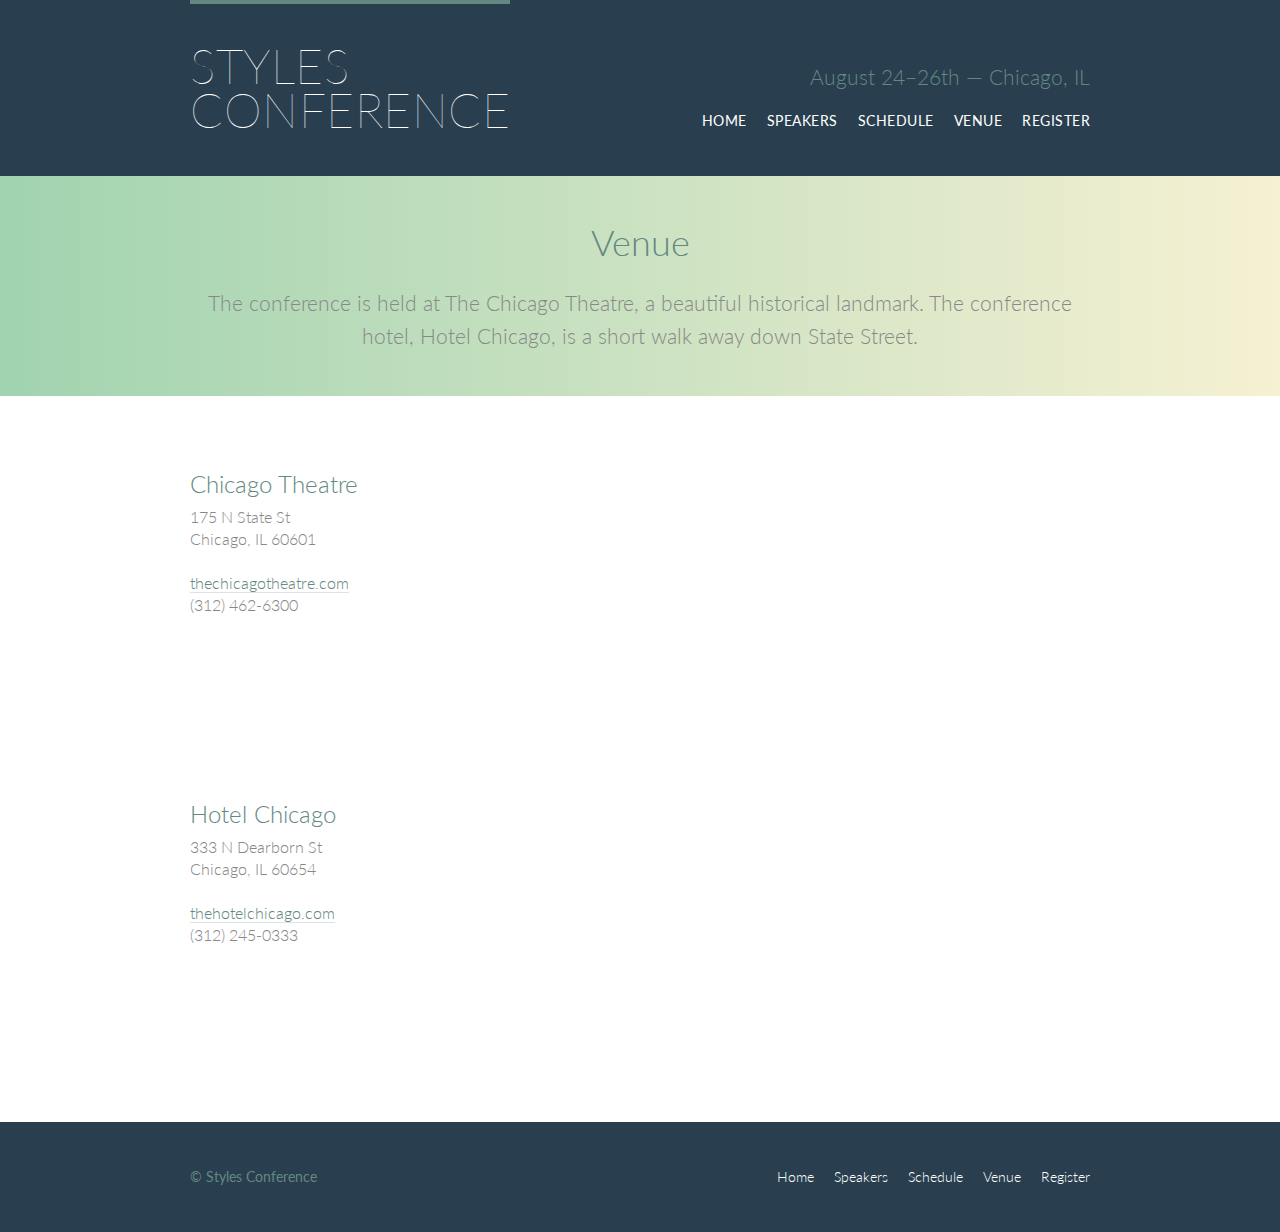
<file: adding_media/venue.html>
<!DOCTYPE html>
<html lang="en">

  <head>
    <meta charset="utf-8">
    <title>Venue - Styles Conference</title>
    <link rel="stylesheet" href="css/style.css">
    <link rel="stylesheet" href="http://fonts.googleapis.com/css?family=Lato:100,300,400">
  </head>

  <body>

    <!-- Header -->

    <header class="primary-header container group">

      <h1 class="logo">
        <a href="index.html">Styles <br> Conference</a>
      </h1>

      <h3 class="tagline">August 24&ndash;26th &mdash; Chicago, IL</h3>

      <nav class="nav primary-nav">
        <ul>
          <li><a href="index.html">Home</a></li><!--
          --><li><a href="speakers.html">Speakers</a></li><!--
          --><li><a href="schedule.html">Schedule</a></li><!--
          --><li><a href="venue.html">Venue</a></li><!--
          --><li><a href="register.html">Register</a></li>
        </ul>
      </nav>

    </header>

    <!-- Lead -->

    <section class="row-alt">
      <div class="lead container">

        <h1>Venue</h1>

        <p>The conference is held at The Chicago Theatre, a beautiful historical landmark. The conference hotel, Hotel Chicago, is a short walk away down State Street.</p>

      </div>
    </section>

    <!-- Main content -->

    <section class="row">
      <div class="grid">

        <!-- Chicago Theatre -->

        <section class="venue-theatre">

          <div class="col-1-3">
            <h2>Chicago Theatre</h2>
            <p>175 N State St <br> Chicago, IL 60601</p>
            <p><a href="http://www.thechicagotheatre.com/">thechicagotheatre.com</a> <br> (312) 462-6300</p>
          </div><!--

          --><iframe class="venue-map col-2-3" src="https://www.google.com/maps/embed?pb=!1m5!3m3!1m2!1s0x880e2ca55810a493%3A0x4700ddf60fcbfad6!2schicago+theatre!5e0!3m2!1sen!2sus!4v1388701393606"></iframe>

        </section>

        <!-- Hotel Chicago -->

        <section class="venue-hotel">

          <div class="col-1-3">
            <h2>Hotel Chicago</h2>
            <p>333 N Dearborn St <br> Chicago, IL 60654</p>
            <p><a href="http://thehotelchicago.com/">thehotelchicago.com</a> <br> (312) 245-0333</p>
          </div><!--

          --><iframe class="venue-map col-2-3" src="https://www.google.com/maps/embed?pb=!1m5!3m3!1m2!1s0x880e2cb1da049173%3A0xa5c91d255a775f0b!2sHotel+Sax+Chicago%2C+North+Dearborn+Street%2C+Chicago%2C+IL!5e0!3m2!1sen!2sus!4v1388702493978"></iframe>

        </section>

      </div>
    </section>

    <!-- Footer -->

    <footer class="primary-footer container group">

      <small>&copy; Styles Conference</small>

      <nav class="nav">
        <ul>
          <li><a href="index.html">Home</a></li><!--
          --><li><a href="speakers.html">Speakers</a></li><!--
          --><li><a href="schedule.html">Schedule</a></li><!--
          --><li><a href="venue.html">Venue</a></li><!--
          --><li><a href="register.html">Register</a></li>
        </ul>
      </nav>

    </footer>

  </body>
</html>
</file>
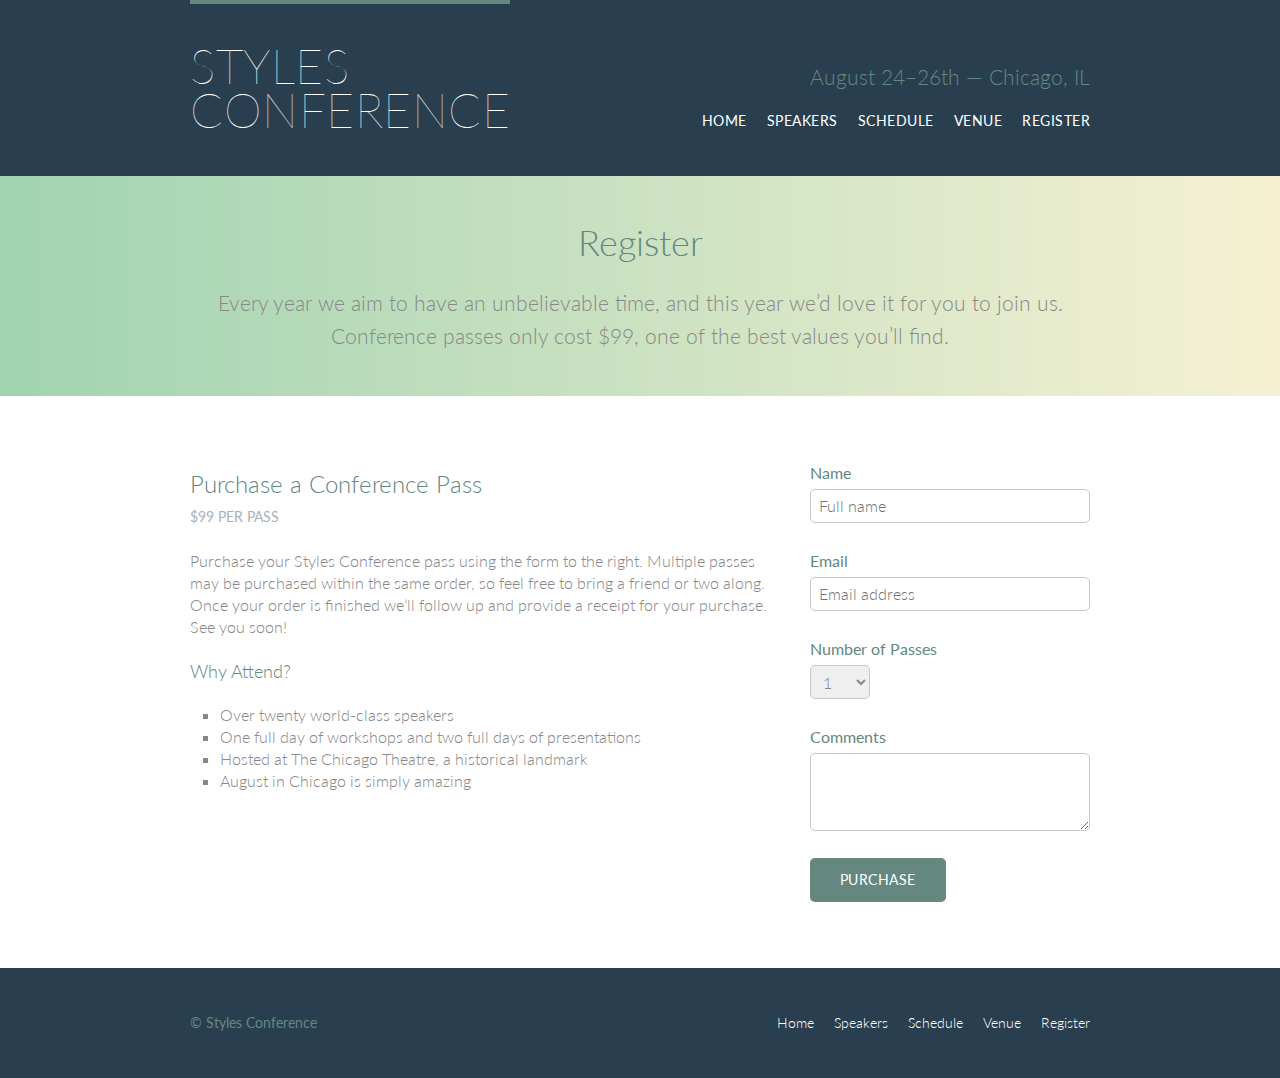
<file: buildin_forms/register.html>
<!DOCTYPE html>
<html lang="en">

  <head>
    <meta charset="utf-8">
    <title>Register - Styles Conference</title>
    <link rel="stylesheet" href="css/style.css">
    <link rel="stylesheet" href="http://fonts.googleapis.com/css?family=Lato:100,300,400">
  </head>

  <body>

    <!-- Header -->

    <header class="primary-header container group">

      <h1 class="logo">
        <a href="index.html">Styles <br> Conference</a>
      </h1>

      <h3 class="tagline">August 24&ndash;26th &mdash; Chicago, IL</h3>

      <nav class="nav primary-nav">
        <ul>
          <li><a href="index.html">Home</a></li><!--
          --><li><a href="speakers.html">Speakers</a></li><!--
          --><li><a href="schedule.html">Schedule</a></li><!--
          --><li><a href="venue.html">Venue</a></li><!--
          --><li><a href="register.html">Register</a></li>
        </ul>
      </nav>

    </header>

    <!-- Lead -->

    <section class="row-alt">
      <div class="lead container">

        <h1>Register</h1>

        <p>Every year we aim to have an unbelievable time, and this year we&#8217;d love it for you to join us. Conference passes only cost $99, one of the best values you&#8217;ll find.</p>

      </div>
    </section>

    <!-- Main content -->

    <section class="row">
      <div class="grid">

        <!-- Details -->

        <section class="col-2-3">

          <h2>Purchase a Conference Pass</h2>
          <h5>$99 per Pass</h5>

          <p>Purchase your Styles Conference pass using the form to the right. Multiple passes may be purchased within the same order, so feel free to bring a friend or two along. Once your order is finished we&#8217;ll follow up and provide a receipt for your purchase. See you soon!</p>

          <h4>Why Attend?</h4>

          <ul class="why-attend">
            <li>Over twenty world-class speakers</li>
            <li>One full day of workshops and two full days of presentations</li>
            <li>Hosted at The Chicago Theatre, a historical landmark</li>
            <li>August in Chicago is simply amazing</li>
          </ul>

        </section><!--

        Registration form

        --><form class="col-1-3" action="#" method="post">

          <fieldset class="register-group">

            <label>
              Name
              <input type="text" name="name" placeholder="Full name" required>
            </label>

            <label>
              Email
              <input type="email" name="email" placeholder="Email address" required>
            </label>

            <label>
              Number of Passes
              <select name="quantity" required>
                <option value="1" selected>1</option>
                <option value="2">2</option>
                <option value="3">3</option>
                <option value="4">4</option>
                <option value="5">5</option>
              </select>
            </label>

            <label>
              Comments
              <textarea name="comments"></textarea>
            </label>

          </fieldset>

          <input class="btn btn-default" type="submit" name="submit" value="Purchase">

        </form>

      </div>
    </section>

    <!-- Footer -->

    <footer class="primary-footer container group">

      <small>&copy; Styles Conference</small>

      <nav class="nav">
        <ul>
          <li><a href="index.html">Home</a></li><!--
          --><li><a href="speakers.html">Speakers</a></li><!--
          --><li><a href="schedule.html">Schedule</a></li><!--
          --><li><a href="venue.html">Venue</a></li><!--
          --><li><a href="register.html">Register</a></li>
        </ul>
      </nav>

    </footer>

  </body>
</html>
</file>
<file: adding_media/css/style.css>
/* http://meyerweb.com/eric/tools/css/reset/
   v2.0 | 20110126
   License: none (public domain)
*/

html, body, div, span, applet, object, iframe,
h1, h2, h3, h4, h5, h6, p, blockquote, pre,
a, abbr, acronym, address, big, cite, code,
del, dfn, em, img, ins, kbd, q, s, samp,
small, strike, strong, sub, sup, tt, var,
b, u, i, center,
dl, dt, dd, ol, ul, li,
fieldset, form, label, legend,
table, caption, tbody, tfoot, thead, tr, th, td,
article, aside, canvas, details, embed,
figure, figcaption, footer, header, hgroup,
menu, nav, output, ruby, section, summary,
time, mark, audio, video {
  margin: 0;
  padding: 0;
  border: 0;
  font-size: 100%;
  font: inherit;
  vertical-align: baseline;
}
/* HTML5 display-role reset for older browsers */
article, aside, details, figcaption, figure,
footer, header, hgroup, menu, nav, section {
  display: block;
}
body {
  line-height: 1;
}
ol, ul {
  list-style: none;
}
blockquote, q {
  quotes: none;
}
blockquote:before, blockquote:after,
q:before, q:after {
  content: '';
  content: none;
}
table {
  border-collapse: collapse;
  border-spacing: 0;
}

/*
  ========================================
  Custom styles
  ========================================
*/

body {
  background: #293f50;
  color: #888;
  font: 300 16px/22px "Lato", "Open Sans", "Helvetica Neue", Helvetica, Arial, sans-serif;
}

/*
  ========================================
  Grid
  ========================================
*/

*,
*:before,
*:after {
  -webkit-box-sizing: border-box;
     -moz-box-sizing: border-box;
          box-sizing: border-box;
}
.container,
.grid {
  margin: 0 auto;
  width: 960px;
}
.container {
  padding-left: 30px;
  padding-right: 30px;
}
.grid,
.col-1-3,
.col-2-3 {
  padding-left: 15px;
  padding-right: 15px;
}
.col-1-3,
.col-2-3  {
  display: inline-block;
  vertical-align: top;
}
.col-1-3 {
  width: 33.33%;
}
.col-2-3 {
  width: 66.66%;
}

/*
  ========================================
  Clearfix
  ========================================
*/

.group:before,
.group:after {
  content: "";
  display: table;
}
.group:after {
  clear: both;
}
.group {
  clear: both;
  *zoom: 1;
}

/*
  ========================================
  Rows
  ========================================
*/

.row,
.row-alt {
  min-width: 960px;
}
.row {
  background: #fff;
  padding: 66px 0 44px 0;
}
.row-alt {
  background: #cbe2c1;
  background: -webkit-linear-gradient(to right, #a1d3b0, #f6f1d3);
  background:    -moz-linear-gradient(to right, #a1d3b0, #f6f1d3);
  background:         linear-gradient(to right, #a1d3b0, #f6f1d3);
  padding: 44px 0 22px 0;
}

/*
  ========================================
  Typography
  ========================================
*/

h1, h2, h3, h4 {
  color: #648880;
}
h1, h3, h4, h5, p {
  margin-bottom: 22px;
}
h1 {
  font-size: 36px;
  line-height: 44px;
}
h2 {
  font-size: 24px;
  line-height: 44px;
}
h3 {
  font-size: 21px;
}
h4 {
  font-size: 18px;
}
h5 {
  color: #a9b2b9;
  font-size: 14px;
  font-weight: 400;
  text-transform: uppercase;
}
strong {
  font-weight: 400;
}
cite,
em {
  font-style: italic;
}

/*
  ========================================
  Leads
  ========================================
*/

.lead {
  text-align: center;
}
.lead p {
  font-size: 21px;
  line-height: 33px;
}

/*
  ========================================
  Links
  ========================================
*/

a {
  color: #648880;
  text-decoration: none;
}
a:hover {
  color: #a9b2b9;
}
p a {
  border-bottom: 1px solid #dfe2e5;
}
.primary-header a,
.primary-footer a {
  color: #fff;
}
.primary-header a:hover,
.primary-footer a:hover {
  color: #648880;
}

/*
  ========================================
  Buttons
  ========================================
*/

.btn {
  border-radius: 5px;
  color: #fff;
  cursor: pointer;
  display: inline-block;
  font-weight: 400;
  letter-spacing: .5px;
  margin: 0;
  text-transform: uppercase;
}
.btn-alt {
  border: 1px solid #fff;
  padding: 10px 30px;
}
.btn-alt:hover {
  background: #fff;
  color: #648880;
}

/*
  ========================================
  Primary header
  ========================================
*/

.logo {
  border-top: 4px solid #648880;
  float: left;
  font-size: 48px;
  font-weight: 100;
  letter-spacing: .5px;
  line-height: 44px;
  padding: 40px 0 22px 0;
  text-transform: uppercase;
}
.tagline {
  margin: 66px 0 22px 0;
  text-align: right;
}
.primary-nav {
  font-size: 14px;
  font-weight: 400;
  letter-spacing: .5px;
  text-transform: uppercase;
}

/*
  ========================================
  Primary footer
  ========================================
*/

.primary-footer {
  color: #648880;
  font-size: 14px;
  padding-bottom: 44px;
  padding-top: 44px;
}
.primary-footer small {
  float: left;
  font-weight: 400;
}

/*
  ========================================
  Navigation
  ========================================
*/

.nav {
  text-align: right;
}
.nav li {
  display: inline-block;
  margin: 0 10px;
  vertical-align: top;
}
.nav li:last-child {
  margin-right: 0;
}

/*
  ========================================
  Home
  ========================================
*/

.hero {
  color: #fff;
  line-height: 44px;
  padding: 22px 80px 66px 80px;
  text-align: center;
}
.hero h2 {
  font-size: 36px;
}
.hero p {
  font-size: 24px;
  font-weight: 100;
}
.teaser a:hover h3 {
  color: #a9b2b9;
}
.teaser img {
  border-radius: 5px;
  display: block;
  margin-bottom: 22px;
  max-width: 100%
}

/*
  ========================================
  Speakers
  ========================================
*/

.speaker {
  margin-bottom: 44px;
}
.speaker-info {
  border: 1px solid #dfe2e5;
  border-radius: 5px;
  margin-top: 88px;
  padding-bottom: 22px;
  text-align: center;
}
.speaker-info img {
  border-radius: 50%;
  height: 130px;
  margin: -66px 0 22px 0;
  vertical-align: top;
}

/*
  ========================================
  Venue
  ========================================
*/

.venue-theatre {
  margin-bottom: 66px;
}
.venue-hotel {
  margin-bottom: 22px;
}
.venue-map {
  height: 264px;
}
</file>
<file: creating_lists/css/style.css>
/* http://meyerweb.com/eric/tools/css/reset/
   v2.0 | 20110126
   License: none (public domain)
*/

html, body, div, span, applet, object, iframe,
h1, h2, h3, h4, h5, h6, p, blockquote, pre,
a, abbr, acronym, address, big, cite, code,
del, dfn, em, img, ins, kbd, q, s, samp,
small, strike, strong, sub, sup, tt, var,
b, u, i, center,
dl, dt, dd, ol, ul, li,
fieldset, form, label, legend,
table, caption, tbody, tfoot, thead, tr, th, td,
article, aside, canvas, details, embed,
figure, figcaption, footer, header, hgroup,
menu, nav, output, ruby, section, summary,
time, mark, audio, video {
  margin: 0;
  padding: 0;
  border: 0;
  font-size: 100%;
  font: inherit;
  vertical-align: baseline;
}
/* HTML5 display-role reset for older browsers */
article, aside, details, figcaption, figure,
footer, header, hgroup, menu, nav, section {
  display: block;
}
body {
  line-height: 1;
}
ol, ul {
  list-style: none;
}
blockquote, q {
  quotes: none;
}
blockquote:before, blockquote:after,
q:before, q:after {
  content: '';
  content: none;
}
table {
  border-collapse: collapse;
  border-spacing: 0;
}

/*
  ========================================
  Custom styles
  ========================================
*/

body {
  background: #293f50;
  color: #888;
  font: 300 16px/22px "Lato", "Open Sans", "Helvetica Neue", Helvetica, Arial, sans-serif;
}

/*
  ========================================
  Grid
  ========================================
*/

*,
*:before,
*:after {
  -webkit-box-sizing: border-box;
     -moz-box-sizing: border-box;
          box-sizing: border-box;
}
.container,
.grid {
  margin: 0 auto;
  width: 960px;
}
.container {
  padding-left: 30px;
  padding-right: 30px;
}
.grid,
.col-1-3,
.col-2-3 {
  padding-left: 15px;
  padding-right: 15px;
}
.col-1-3,
.col-2-3  {
  display: inline-block;
  vertical-align: top;
}
.col-1-3 {
  width: 33.33%;
}
.col-2-3 {
  width: 66.66%;
}

/*
  ========================================
  Clearfix
  ========================================
*/

.group:before,
.group:after {
  content: "";
  display: table;
}
.group:after {
  clear: both;
}
.group {
  clear: both;
  *zoom: 1;
}

/*
  ========================================
  Rows
  ========================================
*/

.row,
.row-alt {
  min-width: 960px;
}
.row {
  background: #fff;
  padding: 66px 0 44px 0;
}
.row-alt {
  background: #cbe2c1;
  background: -webkit-linear-gradient(to right, #a1d3b0, #f6f1d3);
  background:    -moz-linear-gradient(to right, #a1d3b0, #f6f1d3);
  background:         linear-gradient(to right, #a1d3b0, #f6f1d3);
  padding: 44px 0 22px 0;
}

/*
  ========================================
  Typography
  ========================================
*/

h1, h2, h3, h4 {
  color: #648880;
}
h1, h3, h4, h5, p {
  margin-bottom: 22px;
}
h1 {
  font-size: 36px;
  line-height: 44px;
}
h2 {
  font-size: 24px;
  line-height: 44px;
}
h3 {
  font-size: 21px;
}
h4 {
  font-size: 18px;
}
h5 {
  color: #a9b2b9;
  font-size: 14px;
  font-weight: 400;
  text-transform: uppercase;
}
strong {
  font-weight: 400;
}
cite,
em {
  font-style: italic;
}

/*
  ========================================
  Leads
  ========================================
*/

.lead {
  text-align: center;
}
.lead p {
  font-size: 21px;
  line-height: 33px;
}

/*
  ========================================
  Links
  ========================================
*/

a {
  color: #648880;
  text-decoration: none;
}
a:hover {
  color: #a9b2b9;
}
p a {
  border-bottom: 1px solid #dfe2e5;
}
.primary-header a,
.primary-footer a {
  color: #fff;
}
.primary-header a:hover,
.primary-footer a:hover {
  color: #648880;
}

/*
  ========================================
  Buttons
  ========================================
*/

.btn {
  border-radius: 5px;
  color: #fff;
  cursor: pointer;
  display: inline-block;
  font-weight: 400;
  letter-spacing: .5px;
  margin: 0;
  text-transform: uppercase;
}
.btn-alt {
  border: 1px solid #fff;
  padding: 10px 30px;
}
.btn-alt:hover {
  background: #fff;
  color: #648880;
}

/*
  ========================================
  Primary header
  ========================================
*/

.logo {
  border-top: 4px solid #648880;
  float: left;
  font-size: 48px;
  font-weight: 100;
  letter-spacing: .5px;
  line-height: 44px;
  padding: 40px 0 22px 0;
  text-transform: uppercase;
}
.tagline {
  margin: 66px 0 22px 0;
  text-align: right;
}
.primary-nav {
  font-size: 14px;
  font-weight: 400;
  letter-spacing: .5px;
  text-transform: uppercase;
}

/*
  ========================================
  Primary footer
  ========================================
*/

.primary-footer {
  color: #648880;
  font-size: 14px;
  padding-bottom: 44px;
  padding-top: 44px;
}
.primary-footer small {
  float: left;
  font-weight: 400;
}

/*
  ========================================
  Navigation
  ========================================
*/

.nav {
  text-align: right;
}
.nav li {
  display: inline-block;
  margin: 0 10px;
  vertical-align: top;
}
.nav li:last-child {
  margin-right: 0;
}

/*
  ========================================
  Home
  ========================================
*/

.hero {
  color: #fff;
  line-height: 44px;
  padding: 22px 80px 66px 80px;
  text-align: center;
}
.hero h2 {
  font-size: 36px;
}
.hero p {
  font-size: 24px;
  font-weight: 100;
}
.teaser a:hover h3 {
  color: #a9b2b9;
}

/*
  ========================================
  Speakers
  ========================================
*/

.speaker {
  margin-bottom: 44px;
}
.speaker-info {
  border: 1px solid #dfe2e5;
  border-radius: 5px;
  margin-top: 88px;
  padding: 22px 0;
  text-align: center;
}
</file>
<file: opening_the_box_model/css/style.css>
/* http://meyerweb.com/eric/tools/css/reset/
   v2.0 | 20110126
   License: none (public domain)
*/

html, body, div, span, applet, object, iframe,
h1, h2, h3, h4, h5, h6, p, blockquote, pre,
a, abbr, acronym, address, big, cite, code,
del, dfn, em, img, ins, kbd, q, s, samp,
small, strike, strong, sub, sup, tt, var,
b, u, i, center,
dl, dt, dd, ol, ul, li,
fieldset, form, label, legend,
table, caption, tbody, tfoot, thead, tr, th, td,
article, aside, canvas, details, embed,
figure, figcaption, footer, header, hgroup,
menu, nav, output, ruby, section, summary,
time, mark, audio, video {
  margin: 0;
  padding: 0;
  border: 0;
  font-size: 100%;
  font: inherit;
  vertical-align: baseline;
}
/* HTML5 display-role reset for older browsers */
article, aside, details, figcaption, figure,
footer, header, hgroup, menu, nav, section {
  display: block;
}
body {
  line-height: 1;
}
ol, ul {
  list-style: none;
}
blockquote, q {
  quotes: none;
}
blockquote:before, blockquote:after,
q:before, q:after {
  content: '';
  content: none;
}
table {
  border-collapse: collapse;
  border-spacing: 0;
}

/*
  ========================================
  Grid
  ========================================
*/

*,
*:before,
*:after {
  -webkit-box-sizing: border-box;
     -moz-box-sizing: border-box;
          box-sizing: border-box;
}
.container {
  margin: 0 auto;
  padding-left: 30px;
  padding-right: 30px;
  width: 960px;
}

/*
  ========================================
  Typography
  ========================================
*/

h1, h3, h4, h5, p {
  margin-bottom: 22px;
}

/*
  ========================================
  Buttons
  ========================================
*/

.btn {
  border-radius: 5px;
  display: inline-block;
  margin: 0;
}
.btn-alt {
  border: 1px solid #dfe2e5;
  padding: 10px 30px;
}

/*
  ========================================
  Home
  ========================================
*/

.hero {
  padding: 22px 80px 66px 80px;
}
</file>
<file: buildin_forms/css/style.css>
/* http://meyerweb.com/eric/tools/css/reset/
   v2.0 | 20110126
   License: none (public domain)
*/

html, body, div, span, applet, object, iframe,
h1, h2, h3, h4, h5, h6, p, blockquote, pre,
a, abbr, acronym, address, big, cite, code,
del, dfn, em, img, ins, kbd, q, s, samp,
small, strike, strong, sub, sup, tt, var,
b, u, i, center,
dl, dt, dd, ol, ul, li,
fieldset, form, label, legend,
table, caption, tbody, tfoot, thead, tr, th, td,
article, aside, canvas, details, embed,
figure, figcaption, footer, header, hgroup,
menu, nav, output, ruby, section, summary,
time, mark, audio, video {
  margin: 0;
  padding: 0;
  border: 0;
  font-size: 100%;
  font: inherit;
  vertical-align: baseline;
}
/* HTML5 display-role reset for older browsers */
article, aside, details, figcaption, figure,
footer, header, hgroup, menu, nav, section {
  display: block;
}
body {
  line-height: 1;
}
ol, ul {
  list-style: none;
}
blockquote, q {
  quotes: none;
}
blockquote:before, blockquote:after,
q:before, q:after {
  content: '';
  content: none;
}
table {
  border-collapse: collapse;
  border-spacing: 0;
}

/*
  ========================================
  Custom styles
  ========================================
*/

body {
  background: #293f50;
  color: #888;
  font: 300 16px/22px "Lato", "Open Sans", "Helvetica Neue", Helvetica, Arial, sans-serif;
}

/*
  ========================================
  Grid
  ========================================
*/

*,
*:before,
*:after {
  -webkit-box-sizing: border-box;
     -moz-box-sizing: border-box;
          box-sizing: border-box;
}
.container,
.grid {
  margin: 0 auto;
  width: 960px;
}
.container {
  padding-left: 30px;
  padding-right: 30px;
}
.grid,
.col-1-3,
.col-2-3 {
  padding-left: 15px;
  padding-right: 15px;
}
.col-1-3,
.col-2-3  {
  display: inline-block;
  vertical-align: top;
}
.col-1-3 {
  width: 33.33%;
}
.col-2-3 {
  width: 66.66%;
}

/*
  ========================================
  Clearfix
  ========================================
*/

.group:before,
.group:after {
  content: "";
  display: table;
}
.group:after {
  clear: both;
}
.group {
  clear: both;
  *zoom: 1;
}

/*
  ========================================
  Rows
  ========================================
*/

.row,
.row-alt {
  min-width: 960px;
}
.row {
  background: #fff;
  padding: 66px 0 44px 0;
}
.row-alt {
  background: #cbe2c1;
  background: -webkit-linear-gradient(to right, #a1d3b0, #f6f1d3);
  background:    -moz-linear-gradient(to right, #a1d3b0, #f6f1d3);
  background:         linear-gradient(to right, #a1d3b0, #f6f1d3);
  padding: 44px 0 22px 0;
}

/*
  ========================================
  Typography
  ========================================
*/

h1, h2, h3, h4 {
  color: #648880;
}
h1, h3, h4, h5, p {
  margin-bottom: 22px;
}
h1 {
  font-size: 36px;
  line-height: 44px;
}
h2 {
  font-size: 24px;
  line-height: 44px;
}
h3 {
  font-size: 21px;
}
h4 {
  font-size: 18px;
}
h5 {
  color: #a9b2b9;
  font-size: 14px;
  font-weight: 400;
  text-transform: uppercase;
}
strong {
  font-weight: 400;
}
cite,
em {
  font-style: italic;
}

/*
  ========================================
  Leads
  ========================================
*/

.lead {
  text-align: center;
}
.lead p {
  font-size: 21px;
  line-height: 33px;
}

/*
  ========================================
  Links
  ========================================
*/

a {
  color: #648880;
  text-decoration: none;
}
a:hover {
  color: #a9b2b9;
}
p a {
  border-bottom: 1px solid #dfe2e5;
}
.primary-header a,
.primary-footer a {
  color: #fff;
}
.primary-header a:hover,
.primary-footer a:hover {
  color: #648880;
}

/*
  ========================================
  Buttons
  ========================================
*/

.btn {
  border-radius: 5px;
  color: #fff;
  cursor: pointer;
  display: inline-block;
  font-weight: 400;
  letter-spacing: .5px;
  margin: 0;
  text-transform: uppercase;
}
.btn-default {
  border: 0;
  background: #648880;
  padding: 11px 30px;
  font-size: 14px;
}
.btn-default:hover {
  background: #77a198;
}
.btn-alt {
  border: 1px solid #fff;
  padding: 10px 30px;
}
.btn-alt:hover {
  background: #fff;
  color: #648880;
}

/*
  ========================================
  Primary header
  ========================================
*/

.logo {
  border-top: 4px solid #648880;
  float: left;
  font-size: 48px;
  font-weight: 100;
  letter-spacing: .5px;
  line-height: 44px;
  padding: 40px 0 22px 0;
  text-transform: uppercase;
}
.tagline {
  margin: 66px 0 22px 0;
  text-align: right;
}
.primary-nav {
  font-size: 14px;
  font-weight: 400;
  letter-spacing: .5px;
  text-transform: uppercase;
}

/*
  ========================================
  Primary footer
  ========================================
*/

.primary-footer {
  color: #648880;
  font-size: 14px;
  padding-bottom: 44px;
  padding-top: 44px;
}
.primary-footer small {
  float: left;
  font-weight: 400;
}

/*
  ========================================
  Navigation
  ========================================
*/

.nav {
  text-align: right;
}
.nav li {
  display: inline-block;
  margin: 0 10px;
  vertical-align: top;
}
.nav li:last-child {
  margin-right: 0;
}

/*
  ========================================
  Home
  ========================================
*/

.hero {
  color: #fff;
  line-height: 44px;
  padding: 22px 80px 66px 80px;
  text-align: center;
}
.hero h2 {
  font-size: 36px;
}
.hero p {
  font-size: 24px;
  font-weight: 100;
}
.teaser a:hover h3 {
  color: #a9b2b9;
}
.teaser img {
  border-radius: 5px;
  display: block;
  margin-bottom: 22px;
  max-width: 100%
}

/*
  ========================================
  Speakers
  ========================================
*/

.speaker {
  margin-bottom: 44px;
}
.speaker-info {
  border: 1px solid #dfe2e5;
  border-radius: 5px;
  margin-top: 88px;
  padding-bottom: 22px;
  text-align: center;
}
.speaker-info img {
  border-radius: 50%;
  height: 130px;
  margin: -66px 0 22px 0;
  vertical-align: top;
}

/*
  ========================================
  Venue
  ========================================
*/

.venue-theatre {
  margin-bottom: 66px;
}
.venue-hotel {
  margin-bottom: 22px;
}
.venue-map {
  height: 264px;
}

/*
  ========================================
  Register
  ========================================
*/

.why-attend {
  list-style: square;
  margin: 0 0 22px 30px;
}
form {
  margin-bottom: 22px;
}
input,
select,
textarea {
  font: 300 16px/22px "Lato", "Open Sans", "Helvetica Neue", Helvetica, Arial, sans-serif;
}
.register-group label {
  color: #648880;
  cursor: pointer;
  font-weight: 400;
}
.register-group input,
.register-group select,
.register-group textarea {
  border: 1px solid #c6c9cc;
  border-radius: 5px;
  color: #888;
  display: block;
  margin: 5px 0 27px 0;
  padding: 5px 8px;
}
.register-group input,
.register-group textarea {
  width: 100%;
}
.register-group select {
  height: 34px;
  width: 60px;
}
.register-group textarea {
  height: 78px;
}
</file>
